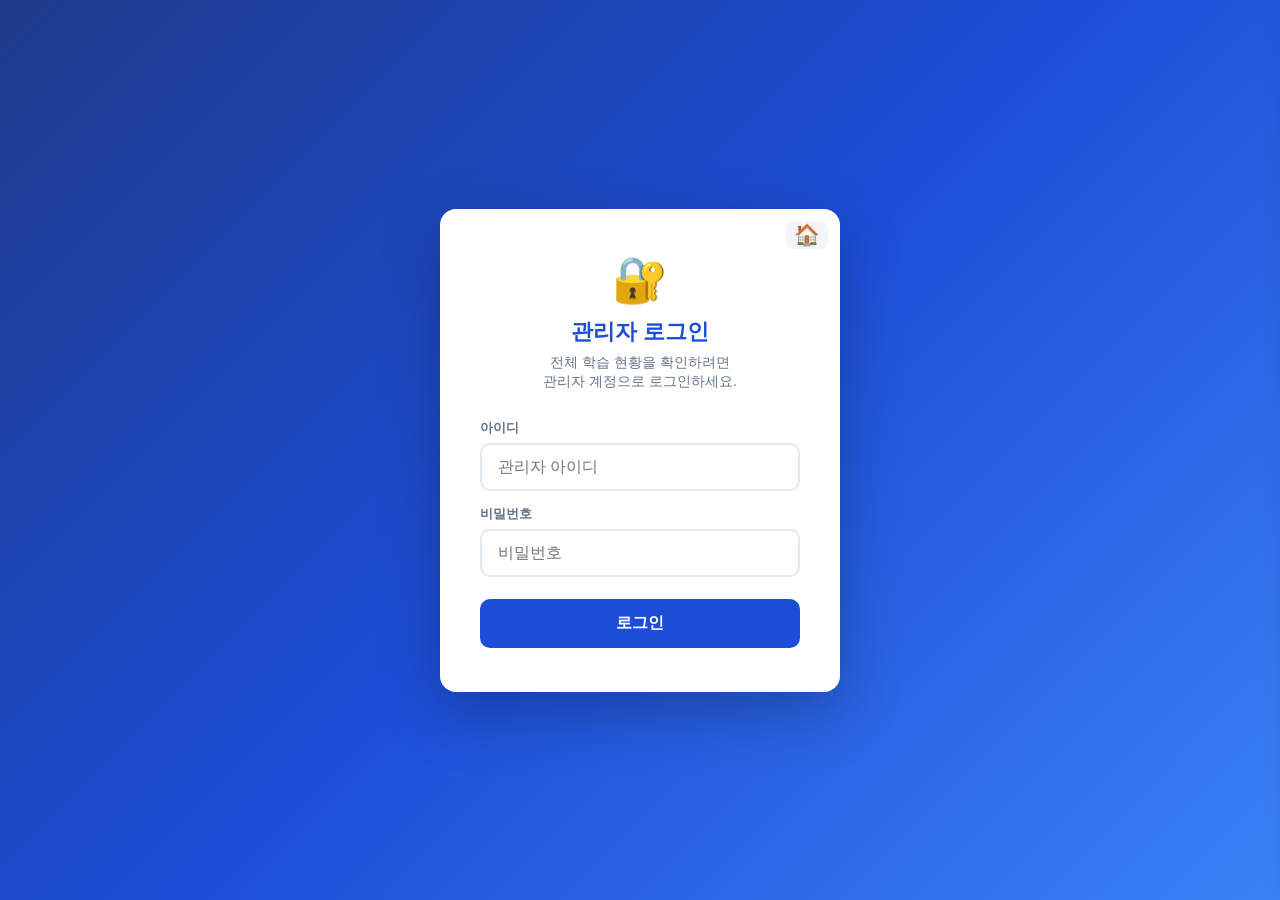
<file: admin.html>
<!DOCTYPE html>
<html lang="ko">
<head>
<meta charset="UTF-8">
<meta name="viewport" content="width=device-width, initial-scale=1.0">
<title>관리자 대시보드 | 꿈담길 × 에듀원탑AI × 배틀학습</title>
<link rel="stylesheet" href="quiz.css">
<style>
  * { box-sizing: border-box; margin: 0; padding: 0; }
  body { font-family: 'Malgun Gothic', '맑은 고딕', sans-serif; background: var(--qz-bg); color: var(--qz-text); min-height: 100vh; }

  /* 도넛 */
  .donut-ring { transition: stroke-dashoffset 1s cubic-bezier(.4,0,.2,1); }

  /* 순위 배지 */
  .rank-badge {
    display: inline-flex; align-items: center; justify-content: center;
    width: 26px; height: 26px; border-radius: 50%;
    font-size: 0.78rem; font-weight: 800;
  }
  .rank-1 { background: #fbbf24; color: #7c2d12; }
  .rank-2 { background: #94a3b8; color: #fff; }
  .rank-3 { background: #b45309; color: #fff; }
  .rank-n { background: #f1f5f9; color: var(--qz-muted); }

  /* 로그인 카드 홈 버튼 */
  .login-home-btn {
    position: absolute; top: 12px; right: 12px;
    font-size: 1.3rem; text-decoration: none;
    border-radius: 8px; padding: 4px 8px;
    background: #f1f5f9; transition: background 0.2s;
    line-height: 1;
  }
  .login-home-btn:hover { background: #e2e8f0; }

  /* 테이블 정렬 아이콘 */
  th[data-sort] { cursor: pointer; user-select: none; }
  th[data-sort]:hover { background: #1e3a8a; }
  th[data-sort]::after { content: ' ⇅'; opacity: .5; font-size: .7em; }
  th[data-sort].asc::after  { content: ' ↑'; opacity: 1; }
  th[data-sort].desc::after { content: ' ↓'; opacity: 1; }

  /* 사용자 상세 드로어 */
  #userDrawer {
    position: fixed; top: 0; right: -480px; width: 460px; max-width: 96vw;
    height: 100vh; background: #fff; box-shadow: -4px 0 32px rgba(0,0,0,.18);
    z-index: 9999; transition: right .3s cubic-bezier(.4,0,.2,1);
    display: flex; flex-direction: column;
  }
  #userDrawer.open { right: 0; }
  .drawer-header {
    padding: 20px 22px; background: linear-gradient(135deg, var(--qz-primary), #3b82f6);
    color: #fff; display: flex; align-items: center; justify-content: space-between;
    flex-shrink: 0;
  }
  .drawer-header h2 { font-size: 1.1rem; }
  .drawer-close { background: rgba(255,255,255,.2); border: none; color: #fff; width: 32px; height: 32px; border-radius: 50%; cursor: pointer; font-size: 1.1rem; }
  .drawer-body { padding: 20px; overflow-y: auto; flex: 1; }
  .drawer-kpi  { display: grid; grid-template-columns: repeat(3,1fr); gap: 10px; margin-bottom: 16px; }
  .drawer-kpi-item { background: #f8fafc; border-radius: 8px; padding: 12px 10px; text-align: center; }
  .drawer-kpi-item .kv { font-size: 1.2rem; font-weight: 800; color: var(--qz-primary); }
  .drawer-kpi-item .kl { font-size: 0.72rem; color: var(--qz-muted); margin-top: 2px; }

  .sect-progress { display: flex; flex-direction: column; gap: 8px; margin-bottom: 16px; }
  .sp-row { display: flex; align-items: center; gap: 8px; font-size: 0.82rem; }
  .sp-label { min-width: 54px; color: var(--qz-muted); font-weight: 600; }
  .sp-track { flex: 1; height: 8px; background: #f1f5f9; border-radius: 4px; overflow: hidden; }
  .sp-fill  { height: 100%; border-radius: 4px; }
  .sp-val   { min-width: 36px; font-weight: 700; font-size: 0.8rem; text-align: right; }

  .qa-mini  { display: flex; flex-direction: column; gap: 6px; }
  .qa-mini-item { background: #f8fafc; border-radius: 6px; padding: 8px 10px; font-size: 0.8rem; line-height: 1.45; }
  .qa-mini-q    { font-weight: 600; margin-bottom: 3px; }
  .qa-mini-row  { display: flex; gap: 6px; margin-top: 2px; }
  .qa-mini-row .label { color: var(--qz-muted); min-width: 44px; }

  /* 드로어 오버레이 */
  #drawerOverlay {
    display: none; position: fixed; inset: 0; background: rgba(0,0,0,.4); z-index: 9998;
  }
  #drawerOverlay.open { display: block; }

  @media(max-width:640px){
    .stats-dashboard { padding: 10px; }
    .stats-topbar    { padding: 12px 14px; flex-wrap: wrap; gap: 8px; }
    .stats-topbar h1 { font-size: 1rem; }
    .topbar-right    { gap: 8px; flex-wrap: wrap; }
    .stats-tabs      { overflow-x: auto; white-space: nowrap; -webkit-overflow-scrolling: touch; }
    .stats-tabs::-webkit-scrollbar { display: none; }
    .stats-tab       { font-size: 0.8rem; padding: 9px 14px; white-space: nowrap; flex-shrink: 0; }
    .stats-section-body { padding: 12px; }
    .stats-kpi-row   { gap: 8px; }
    .stats-kpi-card  { padding: 12px 10px; min-width: 0; }
    .kpi-v           { font-size: 1.5rem; }
    .kpi-l           { font-size: 0.72rem; }
    #kpiRow          { grid-template-columns: 1fr 1fr; gap: 8px; }
    .donut-wrap      { flex-direction: column; align-items: flex-start; gap: 14px; }
    table            { font-size: 0.78rem; }
    thead th, tbody td { padding: 8px 9px; }
    .user-chip       { font-size: 0.78rem; padding: 3px 10px; }
    #userDrawer      { width: 100%; max-width: 100%; right: -100%; }
    .stats-login-card { padding: 28px 18px; margin: 0 12px; }
    .mini-bar-track  { width: 56px; }
  }
</style>
</head>
<body class="stats-page">

<!-- ══════════════════════════════════════
     로그인 화면
     ══════════════════════════════════════ -->
<div class="stats-login-wrap" id="loginWrap">
  <div class="stats-login-card" style="position:relative;">
    <a href="index.html" class="login-home-btn" title="홈으로 이동">🏠</a>
    <div class="stats-login-logo">🔐</div>
    <h2>관리자 로그인</h2>
    <p>전체 학습 현황을 확인하려면<br>관리자 계정으로 로그인하세요.</p>

    <div class="stats-input-group">
      <label>아이디</label>
      <input id="inputId" type="text" placeholder="관리자 아이디" autocomplete="off">
    </div>
    <div class="stats-input-group">
      <label>비밀번호</label>
      <input id="inputPw" type="password" placeholder="비밀번호">
    </div>
    <button class="stats-login-btn" onclick="doLogin()">로그인</button>
    <div class="stats-login-err" id="loginErr">아이디 또는 비밀번호가 올바르지 않습니다.</div>
  </div>
</div>

<!-- ══════════════════════════════════════
     대시보드
     ══════════════════════════════════════ -->
<div id="dashboard" style="display:none">

  <!-- 헤더 -->
  <div class="stats-topbar">
    <div>
      <h1>🛠 관리자 대시보드</h1>
      <div class="topbar-sub" id="dashSubtitle">전체 학습 현황</div>
    </div>
    <div class="topbar-right">
      <span class="topbar-user">관리자</span>
      <button class="stats-logout-btn" onclick="doLogout()">로그아웃</button>
    </div>
  </div>

  <div class="stats-dashboard">

    <!-- 탭 -->
    <div class="stats-tabs">
      <button class="stats-tab active" onclick="switchTab('overview',this)">📊 전체 현황</button>
      <button class="stats-tab" onclick="switchTab('users',this)">👥 사용자 목록</button>
      <button class="stats-tab" onclick="switchTab('sections',this)">📚 섹션 분석</button>
      <button class="stats-tab" onclick="switchTab('questions',this)">❓ 문제 오답률</button>
    </div>

    <!-- ── 전체 현황 ── -->
    <div id="tab-overview" class="stats-tab-panel active">

      <div class="stats-kpi-row" id="kpiRow"></div>

      <div style="display:grid;grid-template-columns:1fr 1fr;gap:16px">
        <!-- 섹션별 평균 정답률 -->
        <div class="stats-section">
          <div class="stats-section-header"><h3>섹션별 평균 정답률</h3></div>
          <div class="stats-section-body">
            <div class="bar-chart" id="sectBarChart"></div>
          </div>
        </div>
        <!-- 결과 분포 도넛 -->
        <div class="stats-section">
          <div class="stats-section-header"><h3>퀴즈 결과 분포</h3></div>
          <div class="stats-section-body" id="donutWrap" style="display:flex;align-items:center;justify-content:center;min-height:160px"></div>
        </div>
      </div>

      <!-- 일별 방문 그래프 -->
      <div class="stats-section" style="margin-top:16px">
        <div class="stats-section-header">
          <h3>📅 일별 관리자 페이지 접속 현황 (최근 14일)</h3>
        </div>
        <div class="stats-section-body" id="visitChartWrap" style="min-height:60px"></div>
      </div>

      <!-- 최근 활동 -->
      <div class="stats-section" style="margin-top:16px">
        <div class="stats-section-header">
          <h3>최근 퀴즈 활동 (20건)</h3>
          <button class="export-btn" onclick="exportAll()">⬇ 전체 CSV</button>
        </div>
        <div class="admin-table-wrap">
          <table class="admin-table" id="recentTable">
            <thead><tr>
              <th>이름</th><th>섹션</th><th>정답</th><th>점수</th><th>결과</th><th>일시</th>
            </tr></thead>
            <tbody id="recentBody"></tbody>
          </table>
        </div>
      </div>
    </div>

    <!-- ── 사용자 목록 ── -->
    <div id="tab-users" class="stats-tab-panel">
      <div class="stats-section">
        <div class="stats-section-header">
          <h3>사용자별 성취 현황</h3>
          <div class="filter-row">
            <input id="filterName" type="text" placeholder="이름 검색" oninput="renderUsersTable()">
            <select id="sortKey" onchange="renderUsersTable()">
              <option value="name">이름순</option>
              <option value="accuracy">정답률순</option>
              <option value="score">점수순</option>
              <option value="sessions">참여횟수순</option>
            </select>
          </div>
        </div>
        <div class="admin-table-wrap">
          <table class="admin-table" id="usersTable">
            <thead><tr>
              <th>순위</th>
              <th data-sort="name">이름</th>
              <th data-sort="sessions">참여</th>
              <th data-sort="accuracy">정답률</th>
              <th data-sort="score">점수</th>
              <th>완료 섹션</th>
              <th>마지막 활동</th>
              <th>상세</th>
            </tr></thead>
            <tbody id="usersBody"></tbody>
          </table>
        </div>
      </div>
    </div>

    <!-- ── 섹션 분석 ── -->
    <div id="tab-sections" class="stats-tab-panel">
      <div class="stats-kpi-row" id="sectKpiRow"></div>
      <div class="stats-section">
        <div class="stats-section-header"><h3>섹션별 상세 통계</h3></div>
        <div class="admin-table-wrap">
          <table class="admin-table" id="sectTable">
            <thead><tr>
              <th>섹션</th><th>참여자 수</th><th>총 시도</th>
              <th>평균 정답률</th><th>통과율</th><th>재시청율</th><th>평균 점수</th>
            </tr></thead>
            <tbody id="sectBody"></tbody>
          </table>
        </div>
      </div>
    </div>

    <!-- ── 문제 오답률 ── -->
    <div id="tab-questions" class="stats-tab-panel">
      <div class="stats-section">
        <div class="stats-section-header">
          <h3>문제별 오답률 (많이 틀린 순)</h3>
          <select id="sectFilter" onchange="renderQuestionsTable()">
            <option value="">전체 섹션</option>
          </select>
        </div>
        <div class="admin-table-wrap">
          <table class="admin-table" id="questTable">
            <thead><tr>
              <th>#</th><th>섹션</th><th>문제</th>
              <th>출제 횟수</th><th>오답률</th><th>평균 풀이 시간</th>
            </tr></thead>
            <tbody id="questBody"></tbody>
          </table>
        </div>
      </div>
    </div>

  </div><!-- /stats-dashboard -->
</div><!-- /dashboard -->

<!-- 사용자 상세 드로어 -->
<div id="drawerOverlay" onclick="closeDrawer()"></div>
<div id="userDrawer">
  <div class="drawer-header">
    <h2 id="drawerTitle">사용자 상세</h2>
    <button class="drawer-close" onclick="closeDrawer()">✕</button>
  </div>
  <div class="drawer-body" id="drawerBody"></div>
</div>

<script src="quiz-data.js"></script>
<script>
'use strict';

/* ══════════════════════════════════════
   0. 방문 카운터 (로그인 여부 무관, 페이지 열릴 때 기록)
   ══════════════════════════════════════ */
(function recordVisit() {
  const today = new Date().toISOString().slice(0, 10);
  let log = {};
  try { log = JSON.parse(localStorage.getItem('admin_visit_log') || '{}'); } catch {}
  log.total = (log.total || 0) + 1;
  if (!log.dates) log.dates = {};
  log.dates[today] = (log.dates[today] || 0) + 1;
  // 최근 365일만 보관
  const kept = {};
  Object.keys(log.dates).sort().slice(-365).forEach(d => { kept[d] = log.dates[d]; });
  log.dates = kept;
  localStorage.setItem('admin_visit_log', JSON.stringify(log));
})();

function getVisitLog() {
  try { return JSON.parse(localStorage.getItem('admin_visit_log') || '{}'); } catch { return {}; }
}

/* ══════════════════════════════════════
   1. 인증
   ══════════════════════════════════════ */
const ADMIN_ID = 'yyyy';
const ADMIN_PW = 'sksms9900';

function doLogin() {
  const id = document.getElementById('inputId').value.trim();
  const pw = document.getElementById('inputPw').value;
  if (id === ADMIN_ID && pw === ADMIN_PW) {
    sessionStorage.setItem('admin_auth', '1');
    document.getElementById('loginWrap').style.display = 'none';
    document.getElementById('dashboard').style.display  = 'block';
    initDashboard();
  } else {
    document.getElementById('loginErr').classList.add('active');
  }
}

function doLogout() {
  sessionStorage.removeItem('admin_auth');
  location.reload();
}

document.getElementById('inputPw').addEventListener('keydown', e => {
  if (e.key === 'Enter') doLogin();
});

/* 세션 유지 */
if (sessionStorage.getItem('admin_auth') === '1') {
  document.getElementById('loginWrap').style.display = 'none';
  document.getElementById('dashboard').style.display  = 'block';
  document.addEventListener('DOMContentLoaded', initDashboard);
}

/* ══════════════════════════════════════
   2. 데이터 수집: localStorage 전체 스캔
   ══════════════════════════════════════ */
function collectAllData() {
  const allRecords = [];
  const userMap    = {}; // name → [records]

  for (let i = 0; i < localStorage.length; i++) {
    const key = localStorage.key(i);
    if (!key.startsWith('quiz_results_')) continue;
    const name = key.replace('quiz_results_', '');
    if (!name) continue;
    try {
      const recs = JSON.parse(localStorage.getItem(key) || '[]');
      recs.forEach(r => { r.userName = r.userName || name; allRecords.push(r); });
      if (recs.length) userMap[name] = recs;
    } catch {}
  }

  allRecords.sort((a,b) => new Date(b.timestamp) - new Date(a.timestamp));
  return { allRecords, userMap };
}

/* ══════════════════════════════════════
   3. 유틸
   ══════════════════════════════════════ */
const SECT_COLORS = ['#3b82f6','#f59e0b','#10b981','#8b5cf6','#ec4899','#0ea5e9'];
const SECT_NAMES  = QUIZ_DATA.sections.map(s => s.ko.replace(/^섹션 \d+: /,''));

function pctColor(p) { return p >= 70 ? '#16a34a' : p >= 40 ? '#d97706' : '#dc2626'; }
function pctClass(p) { return p >= 70 ? 'success' : p >= 40 ? 'warning' : 'danger'; }
function fmtDate(iso) {
  const d = new Date(iso);
  return `${d.getFullYear()}.${pad(d.getMonth()+1)}.${pad(d.getDate())} ${pad(d.getHours())}:${pad(d.getMinutes())}`;
}
function pad(n) { return String(n).padStart(2,'0'); }
function fmtTime(ms) { const s = Math.round(ms/1000); return s < 60 ? s+'초' : Math.floor(s/60)+'분 '+(s%60)+'초'; }
function resultIcon(r) { return r.correct === r.total ? '✅' : r.correct > 0 ? '⚠️' : '❌'; }

function donutSVG(pct, color, label, size=100) {
  const r = 35, cx = 45, cy = 45, circ = 2*Math.PI*r;
  const dash = (pct/100)*circ;
  return `<svg width="${size}" height="${size}" viewBox="0 0 90 90">
    <circle cx="${cx}" cy="${cy}" r="${r}" fill="none" stroke="#e2e8f0" stroke-width="10"/>
    <circle cx="${cx}" cy="${cy}" r="${r}" fill="none" stroke="${color}" stroke-width="10"
      stroke-dasharray="${dash} ${circ-dash}" stroke-dashoffset="${circ*0.25}"
      stroke-linecap="round" class="donut-ring"/>
    <text x="${cx}" y="${cy-6}" text-anchor="middle" dominant-baseline="central"
      font-size="13" font-weight="800" fill="${color}">${pct}%</text>
    <text x="${cx}" y="${cy+9}" text-anchor="middle" dominant-baseline="central"
      font-size="8" fill="#64748b">${label}</text>
  </svg>`;
}

function miniBarHTML(pct, color) {
  return `<div class="mini-bar-wrap">
    <div class="mini-bar-track">
      <div class="mini-bar-fill ${pct>=70?'':'pct<40?\'low\':\'mid\''}" style="width:${pct}%;background:${color}"></div>
    </div>
    <span style="font-size:.8rem;font-weight:700;color:${color}">${pct}%</span>
  </div>`;
}

/* ══════════════════════════════════════
   4. 대시보드 초기화
   ══════════════════════════════════════ */
let _data = null;

function initDashboard() {
  _data = collectAllData();
  const { allRecords, userMap } = _data;
  const userCount = Object.keys(userMap).length;

  document.getElementById('dashSubtitle').textContent =
    `참여자 ${userCount}명 · 총 ${allRecords.length}회 퀴즈 기록`;

  renderOverview();
  renderUsersTable();
  renderSectionsTab();
  renderQuestionsTable();
  populateSectFilter();
}

/* ══════════════════════════════════════
   5. 전체 현황 탭
   ══════════════════════════════════════ */
function renderOverview() {
  const { allRecords, userMap } = _data;
  const userCount  = Object.keys(userMap).length;
  const totalSess  = allRecords.length;
  const totalQ     = allRecords.reduce((s,r) => s+r.total,   0);
  const totalC     = allRecords.reduce((s,r) => s+r.correct, 0);
  const accuracy   = totalQ ? Math.round((totalC/totalQ)*100) : 0;
  const passCount  = allRecords.filter(r => r.correct === r.total).length;
  const passRate   = totalSess ? Math.round((passCount/totalSess)*100) : 0;
  const totalScore = allRecords.reduce((s,r) => s+r.score, 0);
  const totalMax   = allRecords.reduce((s,r) => s+r.maxScore, 0);

  /* 방문 통계 */
  const vLog      = getVisitLog();
  const todayStr  = new Date().toISOString().slice(0, 10);
  const todayHits = (vLog.dates && vLog.dates[todayStr]) || 0;
  const totalHits = vLog.total || 0;

  /* KPI */
  document.getElementById('kpiRow').innerHTML = `
    <div class="stats-kpi-card" style="border-left-color:#8b5cf6">
      <div class="kpi-l">오늘 접속</div>
      <div class="kpi-v" style="color:#8b5cf6">${todayHits}</div>
      <div class="kpi-u">총 ${totalHits}회 방문</div>
    </div>
    <div class="stats-kpi-card"><div class="kpi-l">총 참여자</div><div class="kpi-v">${userCount}</div><div class="kpi-u">명</div></div>
    <div class="stats-kpi-card"><div class="kpi-l">총 퀴즈 참여</div><div class="kpi-v">${totalSess}</div><div class="kpi-u">회</div></div>
    <div class="stats-kpi-card ${pctClass(accuracy)}"><div class="kpi-l">평균 정답률</div><div class="kpi-v" style="color:${pctColor(accuracy)}">${accuracy}%</div></div>
    <div class="stats-kpi-card success"><div class="kpi-l">통과율</div><div class="kpi-v" style="color:var(--qz-success)">${passRate}%</div><div class="kpi-u">${passCount}/${totalSess}</div></div>
    <div class="stats-kpi-card"><div class="kpi-l">총 획득 점수</div><div class="kpi-v" style="color:var(--qz-primary)">${totalScore}</div><div class="kpi-u">/ ${totalMax}점</div></div>
  `;

  /* 일별 방문 그래프 (최근 14일) */
  const visitDates = Object.keys(vLog.dates || {}).sort().slice(-14);
  const maxHits    = Math.max(...visitDates.map(d => vLog.dates[d]), 1);
  document.getElementById('visitChartWrap').innerHTML = visitDates.length ? `
    <div style="display:flex;align-items:flex-end;gap:6px;height:80px;padding-top:8px">
      ${visitDates.map(d => {
        const cnt = vLog.dates[d];
        const pct = Math.round((cnt / maxHits) * 100);
        const isToday = d === todayStr;
        return `<div style="flex:1;display:flex;flex-direction:column;align-items:center;gap:4px;min-width:0">
          <span style="font-size:.65rem;font-weight:700;color:${isToday?'#8b5cf6':'var(--qz-muted)'}">${cnt}</span>
          <div style="width:100%;height:${pct}%;min-height:4px;border-radius:3px 3px 0 0;
            background:${isToday?'#8b5cf6':'#c4b5fd'};transition:height .6s ease"></div>
          <span style="font-size:.6rem;color:var(--qz-muted);white-space:nowrap">${d.slice(5)}</span>
        </div>`;
      }).join('')}
    </div>` : '<p style="color:var(--qz-muted);font-size:.85rem;text-align:center;padding:20px">방문 기록 없음</p>';

  /* 섹션별 막대 */
  const sectAcc = Array(6).fill(null).map(() => ({c:0,t:0}));
  allRecords.forEach(r => {
    const si = r.sectionIdx;
    if (si >= 0 && si < 6) { sectAcc[si].c += r.correct; sectAcc[si].t += r.total; }
  });
  document.getElementById('sectBarChart').innerHTML = sectAcc.map((s,i) => {
    const pct = s.t ? Math.round((s.c/s.t)*100) : null;
    return `<div class="bar-row">
      <span class="bar-label" style="color:${SECT_COLORS[i]};font-weight:700">S${i+1}</span>
      <div class="bar-track">
        <div class="bar-fill" style="width:${pct??0}%;background:${pct!==null?pctColor(pct):'#e2e8f0'}"></div>
      </div>
      <span class="bar-val">${pct!==null?pct+'%':'–'}</span>
    </div>`;
  }).join('');

  /* 결과 분포 도넛 3개 */
  const retryCount = allRecords.filter(r => r.correct === 0).length;
  const warnCount  = allRecords.filter(r => r.correct > 0 && r.correct < r.total).length;
  document.getElementById('donutWrap').innerHTML = `
    <div style="display:flex;gap:20px;flex-wrap:wrap;justify-content:center;align-items:center">
      ${donutSVG(passRate, '#16a34a', '통과')}
      ${donutSVG(totalSess?Math.round((warnCount/totalSess)*100):0, '#d97706', '경고')}
      ${donutSVG(totalSess?Math.round((retryCount/totalSess)*100):0, '#dc2626', '재시청')}
    </div>
    <div style="display:flex;gap:12px;flex-wrap:wrap;margin-top:8px;font-size:.8rem">
      <span style="color:#16a34a;font-weight:700">✅ 통과 ${passCount}회</span>
      <span style="color:#d97706;font-weight:700">⚠️ 경고 ${warnCount}회</span>
      <span style="color:#dc2626;font-weight:700">❌ 재시청 ${retryCount}회</span>
    </div>`;

  /* 최근 활동 */
  const recent = allRecords.slice(0, 20);
  document.getElementById('recentBody').innerHTML = recent.map(r => `
    <tr>
      <td><div class="user-chip"><div class="user-avatar">${r.userName.charAt(0)}</div>${r.userName}</div></td>
      <td style="white-space:nowrap;font-size:.8rem">${r.sectionName}</td>
      <td>${r.correct}/${r.total}</td>
      <td><span class="badge badge-score">${r.score}점</span></td>
      <td>${resultIcon(r)}</td>
      <td style="white-space:nowrap;font-size:.78rem;color:var(--qz-muted)">${fmtDate(r.timestamp)}</td>
    </tr>`).join('');
}

/* ══════════════════════════════════════
   6. 사용자 목록 탭
   ══════════════════════════════════════ */
function buildUserStats() {
  const { allRecords, userMap } = _data;
  return Object.entries(userMap).map(([name, recs]) => {
    const totalQ    = recs.reduce((s,r) => s+r.total,   0);
    const totalC    = recs.reduce((s,r) => s+r.correct, 0);
    const score     = recs.reduce((s,r) => s+r.score,   0);
    const maxScore  = recs.reduce((s,r) => s+r.maxScore, 0);
    const accuracy  = totalQ ? Math.round((totalC/totalQ)*100) : 0;
    const sections  = [...new Set(recs.map(r => r.sectionIdx))].length;
    const lastTime  = recs.reduce((mx,r) => r.timestamp > mx ? r.timestamp : mx, '');
    return { name, sessions: recs.length, totalQ, totalC, score, maxScore, accuracy, sections, lastTime };
  });
}

let _sortCol = 'accuracy', _sortAsc = false;

function renderUsersTable() {
  const filter = (document.getElementById('filterName').value || '').toLowerCase();
  const sortK  = document.getElementById('sortKey').value;
  let stats    = buildUserStats().filter(u => u.name.toLowerCase().includes(filter));

  stats.sort((a,b) => {
    if (sortK === 'name')     return a.name.localeCompare(b.name);
    if (sortK === 'accuracy') return b.accuracy - a.accuracy;
    if (sortK === 'score')    return b.score - a.score;
    if (sortK === 'sessions') return b.sessions - a.sessions;
    return 0;
  });

  document.getElementById('usersBody').innerHTML = stats.map((u,i) => {
    const rankCls = i===0?'rank-1':i===1?'rank-2':i===2?'rank-3':'rank-n';
    const color   = pctColor(u.accuracy);
    return `
      <tr>
        <td><span class="rank-badge ${rankCls}">${i+1}</span></td>
        <td><div class="user-chip"><div class="user-avatar">${u.name.charAt(0)}</div>${u.name}</div></td>
        <td>${u.sessions}회</td>
        <td>
          <div class="mini-bar-wrap">
            <div class="mini-bar-track"><div class="mini-bar-fill" style="width:${u.accuracy}%;background:${color}"></div></div>
            <span style="font-size:.8rem;font-weight:700;color:${color}">${u.accuracy}%</span>
          </div>
        </td>
        <td><span class="badge badge-score">${u.score}점</span></td>
        <td>
          <div style="display:flex;gap:3px">
            ${Array(6).fill(0).map((_,si) => {
              const hasSect = _data.userMap[u.name].some(r => r.sectionIdx === si);
              return `<span style="font-size:.9rem">${hasSect?'✅':'⬜'}</span>`;
            }).join('')}
          </div>
        </td>
        <td style="font-size:.78rem;color:var(--qz-muted);white-space:nowrap">${u.lastTime ? fmtDate(u.lastTime) : '–'}</td>
        <td><button onclick="openDrawer('${u.name}')" style="padding:5px 10px;background:var(--qz-primary);color:#fff;border:none;border-radius:6px;cursor:pointer;font-size:.78rem;font-weight:700">상세</button></td>
      </tr>`;
  }).join('') || '<tr><td colspan="8" style="text-align:center;color:var(--qz-muted);padding:24px">검색 결과 없음</td></tr>';
}

/* ══════════════════════════════════════
   7. 섹션 분석 탭
   ══════════════════════════════════════ */
function renderSectionsTab() {
  const { allRecords, userMap } = _data;
  const sectStats = Array(6).fill(null).map(() => ({
    users: new Set(), sessions:0, correct:0, total:0, score:0, maxScore:0, pass:0, retry:0
  }));

  allRecords.forEach(r => {
    const si = r.sectionIdx;
    if (si < 0 || si >= 6) return;
    const s = sectStats[si];
    s.users.add(r.userName);
    s.sessions++;
    s.correct  += r.correct;
    s.total    += r.total;
    s.score    += r.score;
    s.maxScore += r.maxScore;
    if (r.correct === r.total) s.pass++;
    if (r.correct === 0)       s.retry++;
  });

  /* KPI */
  const mostTried = sectStats.reduce((mx,s,i) => s.sessions>sectStats[mx].sessions?i:mx, 0);
  const hardest   = sectStats.reduce((mx,s,i) => {
    const pct  = s.total ? (s.correct/s.total) : 1;
    const mpct = sectStats[mx].total ? (sectStats[mx].correct/sectStats[mx].total) : 1;
    return pct < mpct ? i : mx;
  }, 0);
  const totalParticipants = Object.keys(userMap).length;

  document.getElementById('sectKpiRow').innerHTML = `
    <div class="stats-kpi-card"><div class="kpi-l">총 섹션 시도</div><div class="kpi-v">${allRecords.length}</div></div>
    <div class="stats-kpi-card warning"><div class="kpi-l">가장 어려운 섹션</div><div class="kpi-v" style="font-size:1rem">S${hardest+1}</div><div class="kpi-u">${SECT_NAMES[hardest]}</div></div>
    <div class="stats-kpi-card"><div class="kpi-l">가장 많이 시도</div><div class="kpi-v" style="font-size:1rem">S${mostTried+1}</div><div class="kpi-u">${sectStats[mostTried].sessions}회</div></div>
  `;

  /* 테이블 */
  document.getElementById('sectBody').innerHTML = sectStats.map((s,i) => {
    const avgAcc  = s.total   ? Math.round((s.correct/s.total)*100) : null;
    const passR   = s.sessions? Math.round((s.pass/s.sessions)*100) : null;
    const retryR  = s.sessions? Math.round((s.retry/s.sessions)*100): null;
    const avgScore= s.sessions? Math.round(s.score/s.sessions) : null;
    const color   = avgAcc !== null ? pctColor(avgAcc) : '#94a3b8';
    return `
      <tr>
        <td><span style="font-weight:700;color:${SECT_COLORS[i]}">S${i+1}</span> ${SECT_NAMES[i]}</td>
        <td>${s.users.size}명</td>
        <td>${s.sessions}회</td>
        <td>
          <div class="mini-bar-wrap">
            <div class="mini-bar-track"><div class="mini-bar-fill" style="width:${avgAcc??0}%;background:${color}"></div></div>
            <span style="font-size:.8rem;font-weight:700;color:${color}">${avgAcc!==null?avgAcc+'%':'–'}</span>
          </div>
        </td>
        <td><span style="font-weight:700;color:#16a34a">${passR!==null?passR+'%':'–'}</span></td>
        <td><span style="font-weight:700;color:#dc2626">${retryR!==null?retryR+'%':'–'}</span></td>
        <td>${avgScore!==null?avgScore+'점':'–'}</td>
      </tr>`;
  }).join('');
}

/* ══════════════════════════════════════
   8. 문제 오답률 탭
   ══════════════════════════════════════ */
function populateSectFilter() {
  const sel = document.getElementById('sectFilter');
  QUIZ_DATA.sections.forEach((s,i) => {
    const opt = document.createElement('option');
    opt.value = i; opt.textContent = `S${i+1}: ${SECT_NAMES[i]}`;
    sel.appendChild(opt);
  });
}

function renderQuestionsTable() {
  const { allRecords } = _data;
  const filterSect = document.getElementById('sectFilter').value;

  // 문제별 집계
  const qMap = {}; // qIdx → { question, sectionIdx, sectionName, total, wrong, totalElapsed }
  allRecords.forEach(r => {
    if (filterSect !== '' && r.sectionIdx !== Number(filterSect)) return;
    r.details.forEach(d => {
      if (!qMap[d.qIdx]) qMap[d.qIdx] = {
        question: d.question, sectionIdx: r.sectionIdx, sectionName: r.sectionName,
        total: 0, wrong: 0, totalElapsed: 0
      };
      const q = qMap[d.qIdx];
      q.total++;
      if (!d.isCorrect) q.wrong++;
      q.totalElapsed += (d.elapsed || 0);
    });
  });

  const rows = Object.entries(qMap)
    .map(([qi, q]) => ({ ...q, qIdx: Number(qi), wrongRate: q.total ? Math.round((q.wrong/q.total)*100) : 0 }))
    .sort((a,b) => b.wrongRate - a.wrongRate);

  document.getElementById('questBody').innerHTML = rows.map((q,i) => {
    const color = pctColor(100 - q.wrongRate);
    return `
      <tr>
        <td>${i+1}</td>
        <td style="white-space:nowrap;font-size:.8rem"><span style="color:${SECT_COLORS[q.sectionIdx]};font-weight:700">S${q.sectionIdx+1}</span></td>
        <td style="max-width:260px;font-size:.82rem;line-height:1.4">${q.question}</td>
        <td>${q.total}회</td>
        <td>
          <div class="mini-bar-wrap">
            <div class="mini-bar-track"><div class="mini-bar-fill" style="width:${q.wrongRate}%;background:#dc2626"></div></div>
            <span style="font-size:.8rem;font-weight:700;color:#dc2626">${q.wrongRate}%</span>
          </div>
        </td>
        <td>${fmtTime(q.total ? Math.round(q.totalElapsed/q.total) : 0)}</td>
      </tr>`;
  }).join('') || '<tr><td colspan="6" style="text-align:center;color:var(--qz-muted);padding:24px">데이터 없음</td></tr>';
}

/* ══════════════════════════════════════
   9. 사용자 상세 드로어
   ══════════════════════════════════════ */
function openDrawer(name) {
  const recs = _data.userMap[name] || [];
  const totalQ   = recs.reduce((s,r) => s+r.total,   0);
  const totalC   = recs.reduce((s,r) => s+r.correct, 0);
  const score    = recs.reduce((s,r) => s+r.score,   0);
  const maxScore = recs.reduce((s,r) => s+r.maxScore, 0);
  const accuracy = totalQ ? Math.round((totalC/totalQ)*100) : 0;
  const passCount= recs.filter(r => r.correct===r.total).length;

  const sectAcc = Array(6).fill(null).map(()=>({c:0,t:0}));
  recs.forEach(r => {
    if (r.sectionIdx>=0 && r.sectionIdx<6) {
      sectAcc[r.sectionIdx].c += r.correct;
      sectAcc[r.sectionIdx].t += r.total;
    }
  });

  document.getElementById('drawerTitle').textContent = `📊 ${name}`;
  document.getElementById('drawerBody').innerHTML = `
    <div class="drawer-kpi">
      <div class="drawer-kpi-item"><div class="kv" style="color:${pctColor(accuracy)}">${accuracy}%</div><div class="kl">정답률</div></div>
      <div class="drawer-kpi-item"><div class="kv" style="color:var(--qz-primary)">${score}점</div><div class="kl">/ ${maxScore}점</div></div>
      <div class="drawer-kpi-item"><div class="kv" style="color:var(--qz-success)">${passCount}</div><div class="kl">통과 횟수</div></div>
    </div>

    <div style="font-size:.85rem;font-weight:700;margin-bottom:8px;color:var(--qz-muted)">섹션별 정답률</div>
    <div class="sect-progress">
      ${sectAcc.map((s,i) => {
        const pct = s.t ? Math.round((s.c/s.t)*100) : null;
        const col = pct!==null ? pctColor(pct) : '#e2e8f0';
        return `<div class="sp-row">
          <span class="sp-label" style="color:${SECT_COLORS[i]}">S${i+1}</span>
          <div class="sp-track"><div class="sp-fill" style="width:${pct??0}%;background:${col}"></div></div>
          <span class="sp-val" style="color:${col}">${pct!==null?pct+'%':'–'}</span>
        </div>`;
      }).join('')}
    </div>

    <div style="font-size:.85rem;font-weight:700;margin-bottom:8px;color:var(--qz-muted)">최근 퀴즈 기록</div>
    <div class="qa-mini">
      ${[...recs].reverse().slice(0,10).flatMap(r =>
        r.details.map(d => `
          <div class="qa-mini-item">
            <div class="qa-mini-q">${d.isCorrect?'✅':'❌'} ${d.question}</div>
            <div class="qa-mini-row">
              <span class="label">내 답</span>
              <span style="color:${d.isCorrect?'var(--qz-success)':'var(--qz-danger)'};font-weight:700">${d.userAns}</span>
            </div>
            ${!d.isCorrect?`<div class="qa-mini-row"><span class="label">정답</span><span>${d.correctAns}</span></div>`:''}
            <div class="qa-mini-row"><span class="label">풀이</span><span style="color:var(--qz-muted)">${fmtTime(d.elapsed||0)} · ${fmtDate(r.timestamp)}</span></div>
          </div>`)
      ).join('')}
    </div>

    <div style="margin-top:16px">
      <a href="my-results.html?name=${encodeURIComponent(name)}" target="_blank"
        style="display:inline-block;padding:10px 18px;background:var(--qz-primary);color:#fff;border-radius:8px;font-weight:700;font-size:.88rem;text-decoration:none">
        📈 전체 결과 페이지 열기
      </a>
    </div>`;

  document.getElementById('userDrawer').classList.add('open');
  document.getElementById('drawerOverlay').classList.add('open');
}

function closeDrawer() {
  document.getElementById('userDrawer').classList.remove('open');
  document.getElementById('drawerOverlay').classList.remove('open');
}

/* ══════════════════════════════════════
   10. 탭 전환
   ══════════════════════════════════════ */
function switchTab(id, btn) {
  document.querySelectorAll('.stats-tab-panel').forEach(p => p.classList.remove('active'));
  document.querySelectorAll('.stats-tab').forEach(b => b.classList.remove('active'));
  const panel = document.getElementById('tab-' + id);
  if (panel) panel.classList.add('active');
  if (btn) btn.classList.add('active');
}

/* ══════════════════════════════════════
   11. 전체 CSV 내보내기
   ══════════════════════════════════════ */
function exportAll() {
  const { allRecords } = _data;
  const rows = [['이름','섹션','문제','내답','정답','정오','점수','선다수','풀이시간(초)','일시']];
  allRecords.forEach(r =>
    r.details.forEach(d =>
      rows.push([r.userName, r.sectionName, d.question, d.userAns, d.correctAns,
        d.isCorrect?'정답':'오답', d.pts, d.choiceCnt,
        Math.round((d.elapsed||0)/1000), r.timestamp])
    )
  );
  const csv  = rows.map(r => r.map(c => `"${String(c).replace(/"/g,'""')}"`).join(',')).join('\n');
  const blob = new Blob(['﻿'+csv], { type: 'text/csv;charset=utf-8' });
  const a    = Object.assign(document.createElement('a'),
    { href: URL.createObjectURL(blob), download: `admin_all_results_${new Date().toISOString().slice(0,10)}.csv` });
  a.click();
}
</script>
</body>
</html>
</file>
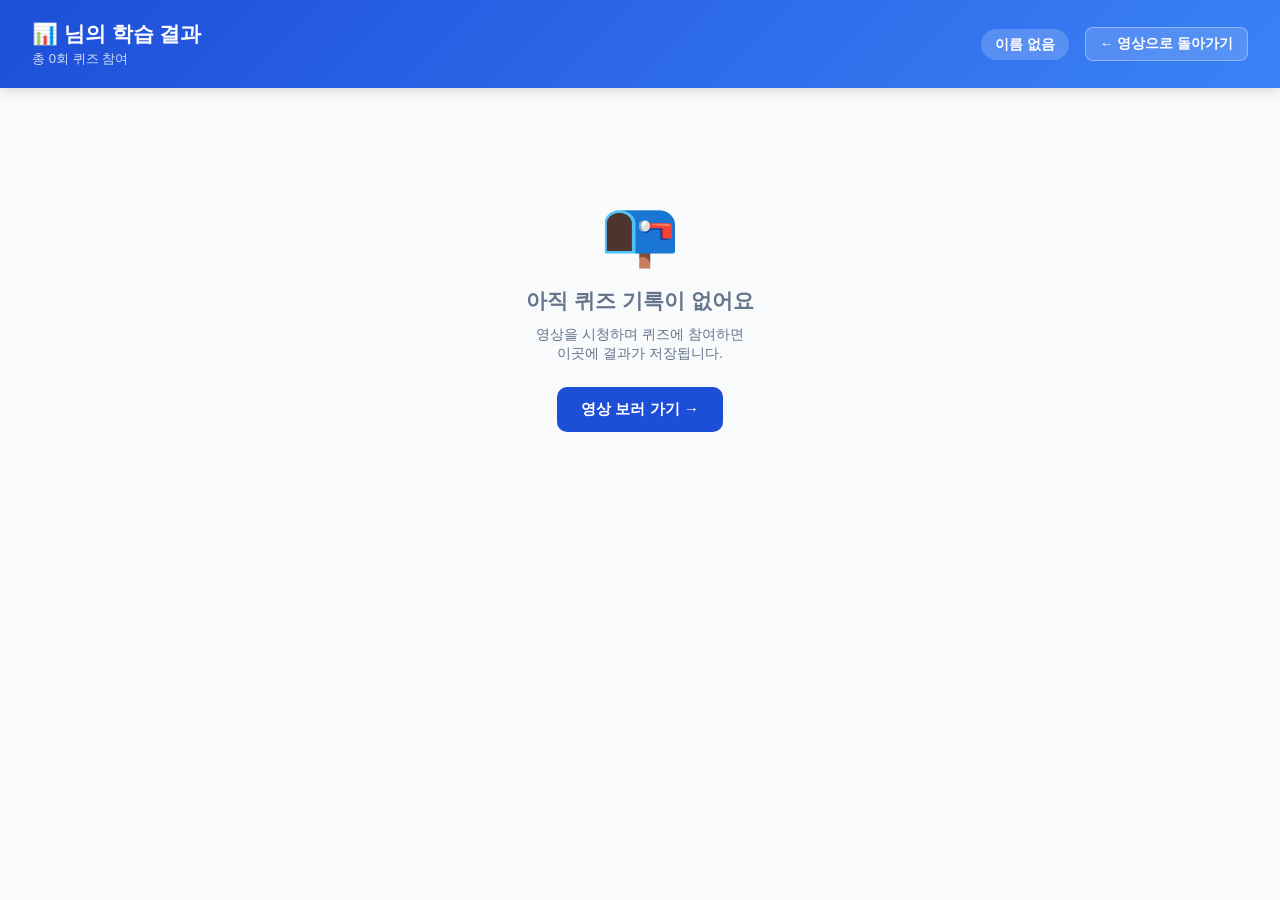
<file: my-results.html>
<!DOCTYPE html>
<html lang="ko">
<head>
<meta charset="UTF-8">
<meta name="viewport" content="width=device-width, initial-scale=1.0">
<title>내 학습 결과 | 꿈담길 × 에듀원탑AI × 배틀학습</title>
<link rel="stylesheet" href="quiz.css">
<style>
  * { box-sizing: border-box; margin: 0; padding: 0; }
  body { font-family: 'Malgun Gothic', '맑은 고딕', sans-serif; background: var(--qz-bg); color: var(--qz-text); min-height: 100vh; }

  /* 도넛 애니메이션 */
  .donut-ring { transition: stroke-dashoffset 1s cubic-bezier(.4,0,.2,1); }

  /* 빈 상태 */
  .empty-state {
    text-align: center; padding: 80px 24px;
  }
  .empty-state .empty-icon { font-size: 4rem; margin-bottom: 16px; }
  .empty-state h2 { font-size: 1.3rem; font-weight: 700; color: var(--qz-muted); margin-bottom: 10px; }
  .empty-state p  { font-size: 0.9rem; color: var(--qz-muted); margin-bottom: 24px; }
  .empty-state a  {
    display: inline-block; padding: 12px 24px;
    background: var(--qz-primary); color: #fff; border-radius: 10px;
    font-weight: 700; text-decoration: none; font-size: 0.95rem;
  }

  /* 타임라인 */
  .timeline { display: flex; flex-direction: column; gap: 0; }
  .tl-item  { display: flex; gap: 16px; }
  .tl-line  { display: flex; flex-direction: column; align-items: center; }
  .tl-dot   { width: 14px; height: 14px; border-radius: 50%; flex-shrink: 0; margin-top: 4px; }
  .tl-vert  { flex: 1; width: 2px; background: var(--qz-border); margin: 4px 0; }
  .tl-item:last-child .tl-vert { display: none; }
  .tl-body  { padding-bottom: 20px; flex: 1; }
  .tl-title { font-size: 0.9rem; font-weight: 700; margin-bottom: 4px; }
  .tl-meta  { font-size: 0.78rem; color: var(--qz-muted); margin-bottom: 8px; }
  .tl-chips { display: flex; gap: 6px; flex-wrap: wrap; }
  .tl-chip  {
    padding: 3px 10px; border-radius: 20px; font-size: 0.75rem; font-weight: 700;
  }
  .chip-pass   { background: #dcfce7; color: #166534; }
  .chip-warn   { background: #fef3c7; color: #92400e; }
  .chip-fail   { background: #fee2e2; color: #991b1b; }
  .chip-score  { background: #dbeafe; color: #1e40af; }

  /* 섹션 카드 그리드 */
  .sect-grid { display: grid; grid-template-columns: repeat(auto-fit, minmax(260px,1fr)); gap: 16px; }
  .sect-card { background: var(--qz-card); border-radius: 12px; box-shadow: 0 1px 6px rgba(0,0,0,.07); overflow: hidden; }
  .sect-card-top { padding: 14px 18px; display: flex; align-items: center; gap: 10px; }
  .sect-card-body { padding: 14px 18px; border-top: 1px solid var(--qz-border); }
  .sect-num { width: 32px; height: 32px; border-radius: 50%; display: flex; align-items: center; justify-content: center; font-weight: 800; font-size: 0.85rem; color: #fff; flex-shrink: 0; }
  .sect-name { font-size: 0.88rem; font-weight: 700; }
  .sect-status { margin-left: auto; font-size: 1.2rem; }
  .sect-stat-row { display: flex; justify-content: space-between; font-size: 0.82rem; margin-bottom: 6px; }
  .sect-stat-row .label { color: var(--qz-muted); }
  .sect-stat-row .val   { font-weight: 700; }
  .sect-mini-bar { height: 6px; background: #f1f5f9; border-radius: 3px; overflow: hidden; margin-top: 8px; }
  .sect-mini-fill { height: 100%; border-radius: 3px; transition: width .8s ease; }

  /* 문제별 아코디언 */
  .qa-list { display: flex; flex-direction: column; gap: 10px; }
  .qa-item { background: var(--qz-card); border-radius: 10px; box-shadow: 0 1px 4px rgba(0,0,0,.06); overflow: hidden; }
  .qa-head {
    display: flex; align-items: center; gap: 10px; padding: 13px 16px;
    cursor: pointer; user-select: none;
  }
  .qa-head:hover { background: #f8fafc; }
  .qa-icon  { font-size: 1.1rem; flex-shrink: 0; }
  .qa-q     { font-size: 0.88rem; font-weight: 600; flex: 1; line-height: 1.45; }
  .qa-score { font-size: 0.8rem; font-weight: 700; color: var(--qz-primary); white-space: nowrap; }
  .qa-arrow { font-size: 0.75rem; color: var(--qz-muted); transition: transform .2s; flex-shrink: 0; }
  .qa-item.open .qa-arrow { transform: rotate(180deg); }
  .qa-body  { display: none; padding: 12px 16px 16px; border-top: 1px solid var(--qz-border); font-size: 0.84rem; }
  .qa-item.open .qa-body { display: block; }
  .qa-row   { display: flex; gap: 8px; margin-bottom: 6px; align-items: flex-start; }
  .qa-row-l { min-width: 68px; color: var(--qz-muted); font-weight: 600; }

  @media(max-width:640px){
    .stats-dashboard { padding: 10px; }
    .stats-topbar    { padding: 12px 14px; flex-wrap: wrap; gap: 8px; }
    .stats-topbar h1 { font-size: 1rem; }
    .topbar-right    { gap: 8px; flex-wrap: wrap; }
    .sect-grid       { grid-template-columns: 1fr; }
    .stats-tabs      { overflow-x: auto; white-space: nowrap; -webkit-overflow-scrolling: touch; }
    .stats-tabs::-webkit-scrollbar { display: none; }
    .stats-tab       { font-size: 0.8rem; padding: 9px 14px; white-space: nowrap; flex-shrink: 0; }
    .stats-section-body { padding: 12px; }
    .stats-kpi-row   { gap: 8px; }
    .stats-kpi-card  { padding: 12px 10px; min-width: 0; }
    .kpi-v           { font-size: 1.5rem; }
    .kpi-l           { font-size: 0.72rem; }
    .donut-wrap      { flex-direction: column; align-items: flex-start; gap: 14px; }
    .qa-row          { flex-direction: column; gap: 3px; }
    .qa-row-l        { min-width: unset; }
    table            { font-size: 0.78rem; }
    thead th, tbody td { padding: 8px 9px; }
  }
</style>
</head>
<body class="stats-page">

<!-- 헤더 -->
<div class="stats-topbar">
  <div>
    <h1 id="pageTitle">📊 내 학습 결과</h1>
    <div class="topbar-sub" id="pageSubtitle">개인 퀴즈 성취 기록</div>
  </div>
  <div class="topbar-right">
    <span class="topbar-user" id="userChip">—</span>
    <a href="index.html" style="text-decoration:none">
      <button class="stats-logout-btn">← 영상으로 돌아가기</button>
    </a>
  </div>
</div>

<!-- 본문 -->
<div class="stats-dashboard" id="mainContent">
  <div class="empty-state" id="emptyState" style="display:none">
    <div class="empty-icon">📭</div>
    <h2>아직 퀴즈 기록이 없어요</h2>
    <p>영상을 시청하며 퀴즈에 참여하면<br>이곳에 결과가 저장됩니다.</p>
    <a href="index.html">영상 보러 가기 →</a>
  </div>
</div>

<script src="quiz-data.js"></script>
<script>
'use strict';

/* ── URL 파라미터에서 이름 추출 ── */
function getNameFromURL() {
  const p = new URLSearchParams(location.search);
  return p.get('name') || localStorage.getItem('quiz_last_user') || '';
}

/* ── localStorage 로드 ── */
function loadResults(name) {
  try { return JSON.parse(localStorage.getItem(`quiz_results_${name}`) || '[]'); }
  catch { return []; }
}

/* ── 색상 팔레트 ── */
const SECT_COLORS = ['#3b82f6','#f59e0b','#10b981','#8b5cf6','#ec4899','#0ea5e9'];

function pctClass(pct) {
  return pct >= 70 ? 'success' : pct >= 40 ? 'warning' : 'danger';
}
function pctColor(pct) {
  return pct >= 70 ? '#16a34a' : pct >= 40 ? '#d97706' : '#dc2626';
}
function resultIcon(r) {
  if (r.correct === r.total) return '✅';
  if (r.correct > 0)         return '⚠️';
  return '❌';
}
function fmtTime(ms) {
  const s = Math.round(ms / 1000);
  const m = Math.floor(s / 60);
  return m > 0 ? `${m}분 ${s % 60}초` : `${s}초`;
}
function fmtDate(iso) {
  const d = new Date(iso);
  return `${d.getFullYear()}.${String(d.getMonth()+1).padStart(2,'0')}.${String(d.getDate()).padStart(2,'0')} ${String(d.getHours()).padStart(2,'0')}:${String(d.getMinutes()).padStart(2,'0')}`;
}

/* ── 도넛 SVG ── */
function donutSVG(pct, color, size=90) {
  const r = 35, cx = 45, cy = 45;
  const circ = 2 * Math.PI * r;
  const dash  = (pct / 100) * circ;
  return `
    <svg width="${size}" height="${size}" viewBox="0 0 90 90">
      <circle cx="${cx}" cy="${cy}" r="${r}" fill="none" stroke="#e2e8f0" stroke-width="10"/>
      <circle cx="${cx}" cy="${cy}" r="${r}" fill="none" stroke="${color}" stroke-width="10"
        stroke-dasharray="${dash} ${circ - dash}"
        stroke-dashoffset="${circ * 0.25}"
        stroke-linecap="round" class="donut-ring"/>
      <text x="${cx}" y="${cy}" text-anchor="middle" dominant-baseline="central"
        font-size="14" font-weight="800" fill="${color}">${pct}%</text>
    </svg>`;
}

/* ══════════════════════════════════════
   메인 렌더링
   ══════════════════════════════════════ */
function render() {
  const name = getNameFromURL();
  const all  = name ? loadResults(name) : [];

  document.getElementById('userChip').textContent     = name || '이름 없음';
  document.getElementById('pageTitle').textContent    = `📊 ${name}님의 학습 결과`;
  document.getElementById('pageSubtitle').textContent = `총 ${all.length}회 퀴즈 참여`;

  const main = document.getElementById('mainContent');

  if (!name || !all.length) {
    document.getElementById('emptyState').style.display = 'block';
    return;
  }

  /* ── KPI ── */
  const totalCorrect = all.reduce((s,r) => s + r.correct, 0);
  const totalQ       = all.reduce((s,r) => s + r.total,   0);
  const totalScore   = all.reduce((s,r) => s + r.score,   0);
  const totalMax     = all.reduce((s,r) => s + r.maxScore, 0);
  const accuracy     = totalQ ? Math.round((totalCorrect / totalQ) * 100) : 0;
  const passCount    = all.filter(r => r.correct === r.total).length;
  const avgElapsed   = (() => {
    const times = all.flatMap(r => r.details.map(d => d.elapsed || 0)).filter(Boolean);
    return times.length ? Math.round(times.reduce((a,b)=>a+b,0)/times.length) : 0;
  })();

  /* ── 섹션별 집계 ── */
  const sectMap = {}; // sectionIdx → {records:[], correct, total, score, maxScore}
  all.forEach(r => {
    if (!sectMap[r.sectionIdx]) sectMap[r.sectionIdx] = { records:[], correct:0, total:0, score:0, maxScore:0 };
    const s = sectMap[r.sectionIdx];
    s.records.push(r);
    s.correct  += r.correct;
    s.total    += r.total;
    s.score    += r.score;
    s.maxScore += r.maxScore;
  });

  const completedSections = Object.keys(sectMap).length;

  main.innerHTML = `

  <!-- ── KPI 행 ── -->
  <div class="stats-kpi-row">
    <div class="stats-kpi-card">
      <div class="kpi-l">완료 섹션</div>
      <div class="kpi-v">${completedSections}<span style="font-size:1rem;color:var(--qz-muted);font-weight:400"> / 6</span></div>
    </div>
    <div class="stats-kpi-card ${pctClass(accuracy)}">
      <div class="kpi-l">전체 정답률</div>
      <div class="kpi-v" style="color:${pctColor(accuracy)}">${accuracy}%</div>
      <div class="kpi-u">${totalCorrect} / ${totalQ} 문제</div>
    </div>
    <div class="stats-kpi-card">
      <div class="kpi-l">획득 점수</div>
      <div class="kpi-v" style="color:var(--qz-primary)">${totalScore}<span style="font-size:1rem;color:var(--qz-muted);font-weight:400"> / ${totalMax}점</span></div>
    </div>
    <div class="stats-kpi-card success">
      <div class="kpi-l">퀴즈 통과</div>
      <div class="kpi-v" style="color:var(--qz-success)">${passCount}<span style="font-size:1rem;color:var(--qz-muted);font-weight:400"> 회</span></div>
    </div>
    <div class="stats-kpi-card">
      <div class="kpi-l">평균 풀이 시간</div>
      <div class="kpi-v">${fmtTime(avgElapsed)}</div>
    </div>
  </div>

  <!-- ── 탭 ── -->
  <div class="stats-tabs">
    <button class="stats-tab active" onclick="switchTab('overview',this)">📈 종합 요약</button>
    <button class="stats-tab" onclick="switchTab('sections',this)">📚 섹션별 분석</button>
    <button class="stats-tab" onclick="switchTab('timeline',this)">🕐 시간 순 기록</button>
    <button class="stats-tab" onclick="switchTab('questions',this)">❓ 문제별 상세</button>
  </div>

  <!-- ── 종합 요약 ── -->
  <div id="tab-overview" class="stats-tab-panel active">
    <div class="stats-section">
      <div class="stats-section-header">
        <h3>섹션별 정답률</h3>
      </div>
      <div class="stats-section-body">
        <div class="bar-chart">
          ${QUIZ_DATA.sections.map((s,i) => {
            const sd  = sectMap[i];
            const pct = sd ? Math.round((sd.correct / sd.total) * 100) : null;
            const cls = pct === null ? '' : pctClass(pct);
            return `<div class="bar-row">
              <span class="bar-label" style="color:${SECT_COLORS[i]};font-weight:700">${s.ko.replace('섹션 ','S').replace(': ',':\n')}</span>
              <div class="bar-track">
                <div class="bar-fill ${cls}" style="width:${pct ?? 0}%;background:${sd ? pctColor(pct) : '#e2e8f0'}"></div>
              </div>
              <span class="bar-val">${pct !== null ? pct + '%' : '–'}</span>
            </div>`;
          }).join('')}
        </div>
      </div>
    </div>

    <div style="display:grid;grid-template-columns:1fr 1fr;gap:16px;margin-top:0">
      <!-- 도넛: 정답률 -->
      <div class="stats-section">
        <div class="stats-section-header"><h3>전체 정답률</h3></div>
        <div class="stats-section-body">
          <div class="donut-wrap" style="justify-content:center">
            ${donutSVG(accuracy, pctColor(accuracy), 110)}
            <div class="donut-legend">
              <div class="donut-legend-item"><span class="donut-dot" style="background:${pctColor(accuracy)}"></span>정답 ${totalCorrect}문제</div>
              <div class="donut-legend-item"><span class="donut-dot" style="background:#e2e8f0"></span>오답 ${totalQ - totalCorrect}문제</div>
            </div>
          </div>
        </div>
      </div>
      <!-- 도넛: 점수 -->
      <div class="stats-section">
        <div class="stats-section-header"><h3>점수 달성률</h3></div>
        <div class="stats-section-body">
          <div class="donut-wrap" style="justify-content:center">
            ${donutSVG(totalMax ? Math.round((totalScore/totalMax)*100) : 0, '#3b82f6', 110)}
            <div class="donut-legend">
              <div class="donut-legend-item"><span class="donut-dot" style="background:#3b82f6"></span>획득 ${totalScore}점</div>
              <div class="donut-legend-item"><span class="donut-dot" style="background:#e2e8f0"></span>미획득 ${totalMax - totalScore}점</div>
            </div>
          </div>
        </div>
      </div>
    </div>
  </div>

  <!-- ── 섹션별 분석 ── -->
  <div id="tab-sections" class="stats-tab-panel">
    <div class="sect-grid">
      ${QUIZ_DATA.sections.map((s,i) => {
        const sd  = sectMap[i];
        const pct = sd ? Math.round((sd.correct / sd.total) * 100) : null;
        const tries = sd ? sd.records.length : 0;
        const lastR = sd ? sd.records[sd.records.length-1] : null;
        const icon  = !sd ? '⬜' : lastR.correct === lastR.total ? '✅' : lastR.correct > 0 ? '⚠️' : '❌';
        const fillColor = pct !== null ? pctColor(pct) : '#e2e8f0';
        return `
          <div class="sect-card">
            <div class="sect-card-top">
              <div class="sect-num" style="background:${SECT_COLORS[i]}">${i+1}</div>
              <div class="sect-name">${s.ko.replace(/^섹션 \d+: /,'')}</div>
              <span class="sect-status">${icon}</span>
            </div>
            <div class="sect-card-body">
              <div class="sect-stat-row"><span class="label">정답률</span><span class="val" style="color:${fillColor}">${pct !== null ? pct+'%' : '미완료'}</span></div>
              <div class="sect-stat-row"><span class="label">획득 점수</span><span class="val">${sd ? sd.score+' / '+sd.maxScore+'점' : '–'}</span></div>
              <div class="sect-stat-row"><span class="label">도전 횟수</span><span class="val">${tries}회</span></div>
              <div class="sect-mini-bar"><div class="sect-mini-fill" style="width:${pct ?? 0}%;background:${fillColor}"></div></div>
            </div>
          </div>`;
      }).join('')}
    </div>
  </div>

  <!-- ── 시간 순 기록 ── -->
  <div id="tab-timeline" class="stats-tab-panel">
    <div class="stats-section">
      <div class="stats-section-header"><h3>참여 이력 (최신순)</h3></div>
      <div class="stats-section-body">
        <div class="timeline">
          ${[...all].reverse().map(r => {
            const icon  = resultIcon(r);
            const pct   = Math.round((r.correct / r.total) * 100);
            const color = pctColor(pct);
            const chipCls = r.correct === r.total ? 'chip-pass' : r.correct > 0 ? 'chip-warn' : 'chip-fail';
            return `
              <div class="tl-item">
                <div class="tl-line">
                  <div class="tl-dot" style="background:${color}"></div>
                  <div class="tl-vert"></div>
                </div>
                <div class="tl-body">
                  <div class="tl-title">${icon} ${r.sectionName}</div>
                  <div class="tl-meta">${fmtDate(r.timestamp)}</div>
                  <div class="tl-chips">
                    <span class="tl-chip ${chipCls}">${r.correct}/${r.total} 정답</span>
                    <span class="tl-chip chip-score">${r.score}점</span>
                    ${r.details.map(d=>`<span class="tl-chip" style="background:#f1f5f9;color:var(--qz-muted)">${d.isCorrect?'✅':'❌'} ${d.choiceCnt}지선다</span>`).join('')}
                  </div>
                </div>
              </div>`;
          }).join('')}
        </div>
      </div>
    </div>
  </div>

  <!-- ── 문제별 상세 ── -->
  <div id="tab-questions" class="stats-tab-panel">
    <div class="stats-section">
      <div class="stats-section-header">
        <h3>문제별 풀이 기록</h3>
        <button class="export-btn" onclick="exportCSV()">⬇ CSV 내보내기</button>
      </div>
      <div class="stats-section-body">
        <div class="qa-list">
          ${all.flatMap(r =>
            r.details.map((d,di) => `
              <div class="qa-item" onclick="this.classList.toggle('open')">
                <div class="qa-head">
                  <span class="qa-icon">${d.isCorrect ? '✅' : '❌'}</span>
                  <span class="qa-q">${d.question}</span>
                  <span class="qa-score">${d.pts}점</span>
                  <span class="qa-arrow">▼</span>
                </div>
                <div class="qa-body">
                  <div class="qa-row"><span class="qa-row-l">섹션</span><span>${r.sectionName}</span></div>
                  <div class="qa-row"><span class="qa-row-l">내 답</span><span style="color:${d.isCorrect?'var(--qz-success)':'var(--qz-danger)'};font-weight:700">${d.userAns}</span></div>
                  <div class="qa-row"><span class="qa-row-l">정답</span><span style="font-weight:700">${d.correctAns}</span></div>
                  <div class="qa-row"><span class="qa-row-l">선다 수</span><span>${d.choiceCnt}지선다 (배점 ${d.choiceCnt}점)</span></div>
                  <div class="qa-row"><span class="qa-row-l">풀이 시간</span><span>${fmtTime(d.elapsed||0)}</span></div>
                  <div class="qa-row"><span class="qa-row-l">일시</span><span>${fmtDate(r.timestamp)}</span></div>
                </div>
              </div>`)
          ).join('')}
        </div>
      </div>
    </div>
  </div>

  `;
}

/* ── 탭 전환 ── */
function switchTab(id, btn) {
  document.querySelectorAll('.stats-tab-panel').forEach(p => p.classList.remove('active'));
  document.querySelectorAll('.stats-tab').forEach(b => b.classList.remove('active'));
  const panel = document.getElementById('tab-' + id);
  if (panel) panel.classList.add('active');
  if (btn)  btn.classList.add('active');
}

/* ── CSV 내보내기 ── */
function exportCSV() {
  const name = getNameFromURL();
  const all  = loadResults(name);
  const rows = [['이름','섹션','문제','내답','정답','정오','점수','선다수','풀이시간(초)','일시']];
  all.forEach(r =>
    r.details.forEach(d =>
      rows.push([name, r.sectionName, d.question, d.userAns, d.correctAns,
        d.isCorrect?'정답':'오답', d.pts, d.choiceCnt,
        Math.round((d.elapsed||0)/1000), r.timestamp])
    )
  );
  const csv  = rows.map(r => r.map(c => `"${String(c).replace(/"/g,'""')}"`).join(',')).join('\n');
  const blob = new Blob(['﻿' + csv], { type: 'text/csv;charset=utf-8' });
  const url  = URL.createObjectURL(blob);
  const a    = Object.assign(document.createElement('a'), { href: url, download: `${name}_results.csv` });
  a.click(); URL.revokeObjectURL(url);
}

render();
</script>
</body>
</html>
</file>
<file: quiz.css>
/* ============================================================
   quiz.css — 퀴즈 팝업 · 통계 · 관리자 전용 스타일
   ============================================================ */

/* ── 공통 변수 ── */
:root {
  --qz-primary:   #1d4ed8;
  --qz-success:   #16a34a;
  --qz-danger:    #dc2626;
  --qz-warning:   #d97706;
  --qz-bg:        #f8fafc;
  --qz-card:      #ffffff;
  --qz-border:    #e2e8f0;
  --qz-text:      #1e293b;
  --qz-muted:     #64748b;
  --qz-overlay:   rgba(0, 0, 0, 0.72);
  --qz-radius:    16px;
  --qz-shadow:    0 20px 60px rgba(0,0,0,0.25);
  --qz-transition: 0.22s cubic-bezier(.4,0,.2,1);
}

/* ══════════════════════════════════════════════════════════
   1. 이름 입력 모달
   ══════════════════════════════════════════════════════════ */
#nameModal {
  display: none;
  position: fixed;
  inset: 0;
  z-index: 9000;
  background: var(--qz-overlay);
  align-items: center;
  justify-content: center;
  padding: 16px;
}
#nameModal.active { display: flex; }

.name-modal-box {
  background: var(--qz-card);
  border-radius: var(--qz-radius);
  box-shadow: var(--qz-shadow);
  padding: 40px 36px;
  width: 100%;
  max-width: 420px;
  text-align: center;
  animation: qzSlideUp 0.3s ease;
}
.name-modal-box h2 {
  font-size: 1.5rem;
  font-weight: 800;
  color: var(--qz-primary);
  margin-bottom: 8px;
}
.name-modal-box p {
  font-size: 0.92rem;
  color: var(--qz-muted);
  margin-bottom: 24px;
}
.name-modal-box input {
  width: 100%;
  padding: 14px 16px;
  border: 2px solid var(--qz-border);
  border-radius: 10px;
  font-size: 1rem;
  color: var(--qz-text);
  outline: none;
  transition: border-color var(--qz-transition);
  box-sizing: border-box;
  margin-bottom: 16px;
}
.name-modal-box input:focus { border-color: var(--qz-primary); }
.name-modal-box .btn-start {
  width: 100%;
  padding: 14px;
  background: var(--qz-primary);
  color: #fff;
  border: none;
  border-radius: 10px;
  font-size: 1.05rem;
  font-weight: 700;
  cursor: pointer;
  transition: background var(--qz-transition), transform var(--qz-transition);
}
.name-modal-box .btn-start:hover {
  background: #1e40af;
  transform: translateY(-1px);
}

/* ══════════════════════════════════════════════════════════
   2. 퀴즈 오버레이
   ══════════════════════════════════════════════════════════ */
#quizOverlay {
  display: none;
  position: fixed;
  inset: 0;
  z-index: 9100;
  background: var(--qz-overlay);
  align-items: flex-start;   /* top=0 기준, 카드가 뷰포트보다 크면 스크롤 가능 */
  justify-content: center;
  padding: 20px 16px 40px;
  overflow-y: auto;
}
#quizOverlay.active {
  display: flex;
}
/* 데스크탑에서만 safe center (모바일은 항상 flex-start) */
@media (min-width: 641px) {
  #quizOverlay.active { align-items: safe center; }
}

/* ── 퀴즈 카드 ── */
.quiz-card {
  background: var(--qz-card);
  border-radius: var(--qz-radius);
  box-shadow: var(--qz-shadow);
  width: 100%;
  max-width: 620px;
  max-height: none;  /* 높이 제한 제거 — 오버레이가 스크롤 담당 */
  overflow-y: auto;
  animation: qzSlideUp 0.3s ease;
}

/* ── 헤더 ── */
.quiz-header {
  display: flex;
  align-items: center;
  justify-content: space-between;
  padding: 20px 24px 16px;
  border-bottom: 2px solid var(--qz-border);
  background: linear-gradient(135deg, var(--qz-primary) 0%, #3b82f6 100%);
  border-radius: var(--qz-radius) var(--qz-radius) 0 0;
  color: #fff;
}
.quiz-section-badge {
  font-size: 0.78rem;
  font-weight: 700;
  background: rgba(255,255,255,0.22);
  padding: 4px 10px;
  border-radius: 20px;
  letter-spacing: 0.02em;
}
.quiz-counter {
  font-size: 0.9rem;
  font-weight: 600;
  opacity: 0.9;
}

/* ── 진행 바 ── */
.quiz-progress-bar {
  height: 5px;
  background: rgba(255,255,255,0.25);
}
.quiz-progress-fill {
  height: 100%;
  background: #fbbf24;
  transition: width 0.4s ease;
}

/* ── 점수 안내 배지 ── */
.quiz-score-badge {
  display: flex;
  align-items: center;
  gap: 6px;
  padding: 10px 24px;
  background: #eff6ff;
  border-bottom: 1px solid #dbeafe;
  font-size: 0.85rem;
  color: var(--qz-primary);
  font-weight: 600;
}
.quiz-score-badge .badge-icon { font-size: 1rem; }

/* ── 타이머 ── */
.quiz-timer-bar {
  display: flex;
  align-items: center;
  gap: 10px;
  padding: 8px 24px;
  background: #f1f5f9;
  border-bottom: 1px solid var(--qz-border);
  font-size: 0.82rem;
  color: var(--qz-muted);
}
.quiz-timer-track {
  flex: 1;
  height: 6px;
  background: var(--qz-border);
  border-radius: 3px;
  overflow: hidden;
}
.quiz-timer-fill {
  height: 100%;
  background: var(--qz-primary);
  border-radius: 3px;
  transition: width 1s linear;
}
.quiz-timer-fill.warning { background: var(--qz-warning); }
.quiz-timer-fill.danger  { background: var(--qz-danger);  }
#quizTimerNum {
  min-width: 30px;
  text-align: right;
  font-weight: 700;
  color: var(--qz-text);
}

/* ── 문제 본문 ── */
.quiz-body { padding: 24px; }

.quiz-question {
  font-size: 1.08rem;
  font-weight: 700;
  color: var(--qz-text);
  line-height: 1.65;
  margin-bottom: 20px;
}

/* ── 보기 버튼 ── */
.quiz-options {
  display: flex;
  flex-direction: column;
  gap: 10px;
  margin-bottom: 8px;
}
.quiz-option-btn {
  display: flex;
  align-items: center;
  gap: 14px;
  width: 100%;
  padding: 14px 18px;
  background: #f8fafc;
  border: 2px solid var(--qz-border);
  border-radius: 12px;
  cursor: pointer;
  font-size: 0.97rem;
  color: var(--qz-text);
  text-align: left;
  transition: all var(--qz-transition);
  font-family: inherit;
}
.quiz-option-btn:hover:not(:disabled) {
  border-color: var(--qz-primary);
  background: #eff6ff;
  transform: translateX(3px);
}
.quiz-option-btn:disabled { cursor: not-allowed; }

/* 보기 앞 번호 */
.quiz-option-num {
  min-width: 32px;
  height: 32px;
  border-radius: 50%;
  background: var(--qz-border);
  color: var(--qz-muted);
  display: flex;
  align-items: center;
  justify-content: center;
  font-weight: 800;
  font-size: 0.88rem;
  flex-shrink: 0;
  transition: all var(--qz-transition);
}

/* 선택 상태 */
.quiz-option-btn.selected {
  border-color: var(--qz-primary);
  background: #eff6ff;
}
.quiz-option-btn.selected .quiz-option-num {
  background: var(--qz-primary);
  color: #fff;
}

/* 정답 */
.quiz-option-btn.correct {
  border-color: var(--qz-success);
  background: #f0fdf4;
}
.quiz-option-btn.correct .quiz-option-num {
  background: var(--qz-success);
  color: #fff;
}

/* 오답 */
.quiz-option-btn.wrong {
  border-color: var(--qz-danger);
  background: #fef2f2;
}
.quiz-option-btn.wrong .quiz-option-num {
  background: var(--qz-danger);
  color: #fff;
}

/* ── 제출 버튼 ── */
.quiz-submit-wrap { padding: 0 24px 8px; }
.quiz-submit-btn {
  width: 100%;
  padding: 15px;
  background: var(--qz-primary);
  color: #fff;
  border: none;
  border-radius: 12px;
  font-size: 1rem;
  font-weight: 700;
  cursor: pointer;
  transition: all var(--qz-transition);
  font-family: inherit;
}
.quiz-submit-btn:hover:not(:disabled) {
  background: #1e40af;
  transform: translateY(-1px);
}
.quiz-submit-btn:disabled {
  background: #94a3b8;
  cursor: not-allowed;
  transform: none;
}

/* ── 피드백 팝업 래퍼 (보기 위에 절대 위치) ── */
.quiz-body { position: relative; }

.quiz-fb-popup {
  display: none;
}
.quiz-fb-popup.active {
  display: flex;
  flex-direction: column;
  position: absolute;
  inset: 0;
  z-index: 10;
  border-radius: 14px;
  background: rgba(255, 255, 255, 0.97);
  backdrop-filter: blur(4px);
  -webkit-backdrop-filter: blur(4px);
  box-shadow: 0 6px 36px rgba(0, 0, 0, 0.2);
  animation: qzSlideUp 0.28s cubic-bezier(.4,0,.2,1);
  overflow: hidden;
  justify-content: center;
}
.quiz-fb-popup.correct-popup { border: 2.5px solid #86efac; }
.quiz-fb-popup.wrong-popup   { border: 2.5px solid #fca5a5; }

/* ── 피드백 내용 ── */
.quiz-feedback {
  display: none;
  margin: 0;
  padding: 20px 20px 12px;
  border-radius: 0;
  animation: qzFadeIn 0.3s ease;
}
.quiz-feedback.active { display: block; }
.quiz-feedback.correct-fb {
  background: #f0fdf4;
  border: 2px solid #bbf7d0;
}
.quiz-feedback.wrong-fb {
  background: #fef2f2;
  border: 2px solid #fecaca;
}
.quiz-feedback-title {
  font-size: 1.05rem;
  font-weight: 800;
  margin-bottom: 6px;
}
.quiz-feedback.correct-fb .quiz-feedback-title { color: var(--qz-success); }
.quiz-feedback.wrong-fb  .quiz-feedback-title { color: var(--qz-danger);  }
.quiz-feedback-ans {
  font-size: 0.9rem;
  color: var(--qz-text);
  line-height: 1.55;
}
.quiz-feedback-score {
  display: inline-block;
  margin-top: 8px;
  padding: 4px 12px;
  border-radius: 20px;
  font-size: 0.82rem;
  font-weight: 700;
  background: #fff;
  border: 1.5px solid currentColor;
}
.correct-fb .quiz-feedback-score { color: var(--qz-success); }
.wrong-fb   .quiz-feedback-score { color: var(--qz-danger);  }

/* ── 다음 버튼 ── */
.quiz-next-wrap { padding: 0 20px 20px; }
.quiz-next-btn {
  width: 100%;
  padding: 13px;
  background: transparent;
  color: var(--qz-primary);
  border: 2px solid var(--qz-primary);
  border-radius: 12px;
  font-size: 0.97rem;
  font-weight: 700;
  cursor: pointer;
  transition: all var(--qz-transition);
  font-family: inherit;
}
.quiz-next-btn:hover {
  background: var(--qz-primary);
  color: #fff;
}

/* ══════════════════════════════════════════════════════════
   3. 경고 모달 (50% 이하 정답)
   ══════════════════════════════════════════════════════════ */
#warnModal {
  display: none;
  position: fixed;
  inset: 0;
  z-index: 9200;
  background: var(--qz-overlay);
  align-items: center;
  justify-content: center;
  padding: 16px;
}
#warnModal.active { display: flex; }

.warn-box {
  background: #fff;
  border-radius: var(--qz-radius);
  box-shadow: var(--qz-shadow);
  max-width: 400px;
  width: 100%;
  text-align: center;
  padding: 36px 32px;
  animation: qzSlideUp 0.3s ease;
}
.warn-icon  { font-size: 3rem; margin-bottom: 12px; }
.warn-title {
  font-size: 1.3rem;
  font-weight: 800;
  color: var(--qz-warning);
  margin-bottom: 10px;
}
.warn-desc {
  font-size: 0.92rem;
  color: var(--qz-muted);
  line-height: 1.6;
  margin-bottom: 24px;
}
.warn-score-chip {
  display: inline-block;
  padding: 6px 16px;
  background: #fef3c7;
  border-radius: 20px;
  font-size: 0.9rem;
  font-weight: 700;
  color: #92400e;
  margin-bottom: 20px;
}
.warn-btn-group { display: flex; gap: 10px; }
.warn-btn {
  flex: 1;
  padding: 12px;
  border: none;
  border-radius: 10px;
  font-size: 0.95rem;
  font-weight: 700;
  cursor: pointer;
  transition: all var(--qz-transition);
  font-family: inherit;
}
.warn-btn.continue { background: var(--qz-warning); color: #fff; }
.warn-btn.continue:hover { background: #b45309; }
.warn-btn.retry    { background: #f1f5f9; color: var(--qz-text); }
.warn-btn.retry:hover { background: #e2e8f0; }

/* ══════════════════════════════════════════════════════════
   4. 이전 단계 이동 모달 (전부 틀림)
   ══════════════════════════════════════════════════════════ */
#retryModal {
  display: none;
  position: fixed;
  inset: 0;
  z-index: 9200;
  background: var(--qz-overlay);
  align-items: center;
  justify-content: center;
  padding: 16px;
}
#retryModal.active { display: flex; }

.retry-box {
  background: #fff;
  border-radius: var(--qz-radius);
  box-shadow: var(--qz-shadow);
  max-width: 420px;
  width: 100%;
  text-align: center;
  padding: 36px 32px;
  animation: qzSlideUp 0.3s ease;
}
.retry-icon  { font-size: 3rem; margin-bottom: 12px; }
.retry-title {
  font-size: 1.3rem;
  font-weight: 800;
  color: var(--qz-danger);
  margin-bottom: 10px;
}
.retry-desc {
  font-size: 0.92rem;
  color: var(--qz-muted);
  line-height: 1.6;
  margin-bottom: 24px;
}
.retry-btn {
  width: 100%;
  padding: 13px;
  background: var(--qz-danger);
  color: #fff;
  border: none;
  border-radius: 10px;
  font-size: 1rem;
  font-weight: 700;
  cursor: pointer;
  transition: background var(--qz-transition);
  font-family: inherit;
}
.retry-btn:hover { background: #b91c1c; }

/* ══════════════════════════════════════════════════════════
   4-b. 연속 경고 모달 (2회 연속 50%)
   ══════════════════════════════════════════════════════════ */
#consecWarnModal {
  display: none;
  position: fixed;
  inset: 0;
  z-index: 9300;
  background: var(--qz-overlay);
  align-items: center;
  justify-content: center;
  padding: 16px;
}
#consecWarnModal.active { display: flex; }

.consec-warn-box {
  background: #fff;
  border-radius: var(--qz-radius);
  box-shadow: var(--qz-shadow);
  max-width: 420px;
  width: 100%;
  text-align: center;
  padding: 36px 32px;
  animation: qzSlideUp 0.3s ease;
  border-top: 5px solid #f59e0b;
}
.consec-warn-icon  { font-size: 3rem; margin-bottom: 12px; }
.consec-warn-title {
  font-size: 1.2rem;
  font-weight: 800;
  color: #b45309;
  margin-bottom: 10px;
}
.consec-warn-desc {
  font-size: 0.9rem;
  color: var(--qz-muted);
  line-height: 1.65;
  margin-bottom: 24px;
}
.consec-warn-btn {
  width: 100%;
  padding: 13px;
  background: linear-gradient(135deg, #d97706, #f59e0b);
  color: #fff;
  border: none;
  border-radius: 10px;
  font-size: 1rem;
  font-weight: 700;
  cursor: pointer;
  transition: filter var(--qz-transition);
  font-family: inherit;
}
.consec-warn-btn:hover { filter: brightness(1.08); }

/* ══════════════════════════════════════════════════════════
   5. 섹션 완료 팝업 (통과)
   ══════════════════════════════════════════════════════════ */
#sectionClearModal {
  display: none;
  position: fixed;
  inset: 0;
  z-index: 9200;
  background: var(--qz-overlay);
  align-items: center;
  justify-content: center;
  padding: 16px;
}
#sectionClearModal.active { display: flex; }

.clear-box {
  background: linear-gradient(135deg, #065f46 0%, #047857 100%);
  border-radius: var(--qz-radius);
  box-shadow: var(--qz-shadow);
  max-width: 400px;
  width: 100%;
  text-align: center;
  padding: 40px 32px;
  color: #fff;
  animation: qzSlideUp 0.3s ease;
}
.clear-icon  { font-size: 3.5rem; margin-bottom: 12px; }
.clear-title { font-size: 1.4rem; font-weight: 800; margin-bottom: 8px; }
.clear-score {
  font-size: 2rem;
  font-weight: 900;
  color: #fbbf24;
  margin: 12px 0;
}
.clear-desc  { font-size: 0.9rem; opacity: 0.85; margin-bottom: 24px; }
.clear-btn {
  padding: 13px 32px;
  background: #fbbf24;
  color: #1e293b;
  border: none;
  border-radius: 10px;
  font-size: 1rem;
  font-weight: 800;
  cursor: pointer;
  transition: background var(--qz-transition);
  font-family: inherit;
}
.clear-btn:hover { background: #f59e0b; }

/* ══════════════════════════════════════════════════════════
   6. 개인 결과 모달 오버레이 (index.html)
   ══════════════════════════════════════════════════════════ */

/* 결과 보기 열기 버튼 */
.result-open-btn {
  display: inline-flex;
  align-items: center;
  gap: 7px;
  padding: 10px 24px;
  background: linear-gradient(135deg, var(--qz-primary), #3b82f6);
  color: #fff;
  border: none;
  border-radius: 24px;
  font-size: 0.92rem;
  font-weight: 700;
  cursor: pointer;
  font-family: inherit;
  box-shadow: 0 4px 16px rgba(29,78,216,0.4);
  transition: all var(--qz-transition);
}
.result-open-btn:hover { filter: brightness(1.1); transform: translateY(-1px); }

/* 모달 오버레이 */
#myResultOverlay {
  display: none;
  position: fixed;
  inset: 0;
  z-index: 8500;
  background: rgba(0, 0, 0, 0.72);
  align-items: flex-start;
  justify-content: center;
  overflow-y: auto;
  padding: 20px 14px 40px;
  -webkit-overflow-scrolling: touch;
}
#myResultOverlay.active { display: flex; }

#myResultPanel {
  width: 100%;
  max-width: 720px;
  animation: qzSlideUp 0.32s ease;
}

.result-panel-card {
  background: var(--qz-card);
  border-radius: var(--qz-radius);
  box-shadow: 0 4px 24px rgba(0,0,0,0.10);
  overflow: hidden;
  margin-bottom: 24px;
}
.result-panel-header {
  background: linear-gradient(135deg, var(--qz-primary) 0%, #3b82f6 100%);
  color: #fff;
  padding: 18px 22px;
  display: flex;
  align-items: flex-start;
  justify-content: space-between;
  gap: 12px;
}
.result-panel-header-text { flex: 1; min-width: 0; }
.result-panel-header h2 {
  font-size: 1.15rem;
  font-weight: 800;
  margin-bottom: 3px;
}
.result-panel-header p { font-size: 0.85rem; opacity: 0.85; }

/* 헤더 액션 영역 */
.result-panel-header-actions {
  display: flex;
  align-items: center;
  gap: 8px;
  flex-shrink: 0;
}

/* 사용자 이니셜 아바타 */
.result-user-avatar {
  width: 36px;
  height: 36px;
  border-radius: 50%;
  background: #06b6d4;
  color: #fff;
  font-weight: 900;
  font-size: 1rem;
  display: flex;
  align-items: center;
  justify-content: center;
  flex-shrink: 0;
  box-shadow: 0 2px 8px rgba(0,0,0,0.2);
}

/* 영상으로 돌아가기 버튼 */
.result-back-btn {
  padding: 8px 14px;
  background: rgba(255,255,255,0.12);
  border: 1.5px solid rgba(255,255,255,0.45);
  border-radius: 8px;
  color: #fff;
  font-size: 0.83rem;
  font-weight: 700;
  cursor: pointer;
  font-family: inherit;
  transition: background var(--qz-transition);
  white-space: nowrap;
}
.result-back-btn:hover { background: rgba(255,255,255,0.28); }

/* ── 주요 수치 그리드 (5개) ── */
.result-kpi-grid {
  display: grid;
  grid-template-columns: repeat(3, 1fr);
  gap: 1px;
  background: var(--qz-border);
}
/* 4·5번째 카드는 두 번째 줄 2열 균등 */
.result-kpi-grid .result-kpi-item:nth-child(4) { grid-column: 1 / 2; }
.result-kpi-grid .result-kpi-item:nth-child(5) { grid-column: 2 / 4; }

.result-kpi-item {
  background: var(--qz-card);
  padding: 18px 16px;
  text-align: center;
  border-left: 4px solid transparent;
}
.result-kpi-label {
  font-size: 0.75rem;
  color: var(--qz-muted);
  margin-bottom: 6px;
  font-weight: 600;
  text-transform: uppercase;
  letter-spacing: 0.04em;
}
.result-kpi-value {
  font-size: 1.55rem;
  font-weight: 900;
  color: var(--qz-text);
}
.result-kpi-value.highlight { color: var(--qz-primary); }
.result-kpi-value.success   { color: var(--qz-success); }
.result-kpi-value.danger    { color: var(--qz-danger);  }
.result-kpi-value.warning   { color: var(--qz-warning); }
.result-kpi-unit {
  font-size: 0.78rem;
  color: var(--qz-muted);
  margin-top: 2px;
}

/* ── 상세 테이블 ── */
.result-table-wrap {
  padding: 20px 24px;
  overflow-x: auto;
}
.result-table-wrap h3 {
  font-size: 0.95rem;
  font-weight: 700;
  color: var(--qz-text);
  margin-bottom: 14px;
  padding-bottom: 8px;
  border-bottom: 2px solid var(--qz-border);
}
.result-table {
  width: 100%;
  border-collapse: collapse;
  font-size: 0.84rem;
}
.result-table th {
  background: #f8fafc;
  padding: 10px 12px;
  text-align: left;
  font-weight: 700;
  color: var(--qz-muted);
  border-bottom: 2px solid var(--qz-border);
  white-space: nowrap;
}
.result-table td {
  padding: 10px 12px;
  border-bottom: 1px solid var(--qz-border);
  color: var(--qz-text);
  vertical-align: middle;
}
.result-table tr:last-child td { border-bottom: none; }
.result-table tr:hover td { background: #f8fafc; }
.result-table .badge {
  display: inline-block;
  padding: 3px 10px;
  border-radius: 20px;
  font-size: 0.78rem;
  font-weight: 700;
}
.badge-correct { background: #dcfce7; color: #166534; }
.badge-wrong   { background: #fee2e2; color: #991b1b; }
.badge-score   { background: #dbeafe; color: #1e40af; }

/* ── 그래프 영역 ── */
.result-chart-wrap {
  padding: 20px 24px 28px;
  border-top: 1px solid var(--qz-border);
}
.result-chart-wrap h3 {
  font-size: 0.95rem;
  font-weight: 700;
  color: var(--qz-text);
  margin-bottom: 16px;
}
.bar-chart { display: flex; flex-direction: column; gap: 10px; }
.bar-row {
  display: flex;
  align-items: center;
  gap: 12px;
}
.bar-label {
  font-size: 0.8rem;
  color: var(--qz-muted);
  font-weight: 600;
  min-width: 100px;
  text-align: right;
}
.bar-track {
  flex: 1;
  height: 20px;
  background: #f1f5f9;
  border-radius: 10px;
  overflow: hidden;
}
.bar-fill {
  height: 100%;
  border-radius: 10px;
  transition: width 0.8s cubic-bezier(.4,0,.2,1);
  background: linear-gradient(90deg, var(--qz-primary) 0%, #60a5fa 100%);
}
.bar-fill.success { background: linear-gradient(90deg, var(--qz-success) 0%, #4ade80 100%); }
.bar-fill.warning { background: linear-gradient(90deg, var(--qz-warning) 0%, #fcd34d 100%); }
.bar-fill.danger  { background: linear-gradient(90deg, var(--qz-danger)  0%, #f87171 100%); }
.bar-val {
  font-size: 0.82rem;
  font-weight: 700;
  color: var(--qz-text);
  min-width: 40px;
}

/* ── 링크 버튼 ── */
.result-link-row {
  padding: 16px 24px;
  display: flex;
  gap: 12px;
  border-top: 1px solid var(--qz-border);
  flex-wrap: wrap;
}
.result-link-btn {
  display: inline-flex;
  align-items: center;
  gap: 6px;
  padding: 10px 20px;
  border-radius: 8px;
  font-size: 0.88rem;
  font-weight: 700;
  text-decoration: none;
  cursor: pointer;
  border: none;
  transition: all var(--qz-transition);
  font-family: inherit;
}
.result-link-btn.primary {
  background: var(--qz-primary);
  color: #fff;
}
.result-link-btn.primary:hover { background: #1e40af; }
.result-link-btn.outline {
  background: transparent;
  color: var(--qz-primary);
  border: 2px solid var(--qz-primary);
}
.result-link-btn.outline:hover { background: #eff6ff; }

/* ══════════════════════════════════════════════════════════
   7. my-results.html / admin.html 공통 페이지 스타일
   ══════════════════════════════════════════════════════════ */
.stats-page {
  min-height: 100vh;
  background: var(--qz-bg);
  font-family: 'Pretendard', 'Noto Sans KR', sans-serif;
  color: var(--qz-text);
}

/* ── 페이지 헤더 ── */
.stats-topbar {
  background: linear-gradient(135deg, var(--qz-primary) 0%, #3b82f6 100%);
  color: #fff;
  padding: 20px 32px;
  display: flex;
  align-items: center;
  justify-content: space-between;
  box-shadow: 0 2px 12px rgba(0,0,0,0.15);
}
.stats-topbar h1 { font-size: 1.3rem; font-weight: 800; }
.stats-topbar .topbar-sub { font-size: 0.82rem; opacity: 0.8; margin-top: 2px; }
.stats-topbar .topbar-right { display: flex; align-items: center; gap: 16px; }
.stats-topbar .topbar-user {
  font-size: 0.88rem;
  background: rgba(255,255,255,0.18);
  padding: 6px 14px;
  border-radius: 20px;
  font-weight: 600;
}
.stats-logout-btn {
  background: rgba(255,255,255,0.15);
  border: 1px solid rgba(255,255,255,0.35);
  color: #fff;
  padding: 7px 14px;
  border-radius: 8px;
  font-size: 0.85rem;
  font-weight: 600;
  cursor: pointer;
  transition: background var(--qz-transition);
}
.stats-logout-btn:hover { background: rgba(255,255,255,0.28); }

/* ── 로그인 화면 ── */
.stats-login-wrap {
  display: flex;
  align-items: center;
  justify-content: center;
  min-height: 100vh;
  padding: 24px;
  background: linear-gradient(135deg, #1e3a8a 0%, #1d4ed8 50%, #3b82f6 100%);
}
.stats-login-card {
  background: #fff;
  border-radius: var(--qz-radius);
  box-shadow: var(--qz-shadow);
  padding: 44px 40px;
  width: 100%;
  max-width: 400px;
  text-align: center;
}
.stats-login-logo { font-size: 2.8rem; margin-bottom: 10px; }
.stats-login-card h2 {
  font-size: 1.4rem;
  font-weight: 800;
  color: var(--qz-primary);
  margin-bottom: 6px;
}
.stats-login-card p {
  font-size: 0.88rem;
  color: var(--qz-muted);
  margin-bottom: 28px;
}
.stats-input-group { margin-bottom: 14px; text-align: left; }
.stats-input-group label {
  display: block;
  font-size: 0.82rem;
  font-weight: 600;
  color: var(--qz-muted);
  margin-bottom: 6px;
}
.stats-input-group input {
  width: 100%;
  padding: 13px 16px;
  border: 2px solid var(--qz-border);
  border-radius: 10px;
  font-size: 0.97rem;
  color: var(--qz-text);
  outline: none;
  transition: border-color var(--qz-transition);
  box-sizing: border-box;
  font-family: inherit;
}
.stats-input-group input:focus { border-color: var(--qz-primary); }
.stats-login-btn {
  width: 100%;
  padding: 14px;
  background: var(--qz-primary);
  color: #fff;
  border: none;
  border-radius: 10px;
  font-size: 1rem;
  font-weight: 700;
  cursor: pointer;
  margin-top: 8px;
  transition: background var(--qz-transition);
  font-family: inherit;
}
.stats-login-btn:hover { background: #1e40af; }
.stats-login-err {
  display: none;
  margin-top: 12px;
  padding: 10px 14px;
  background: #fef2f2;
  border: 1px solid #fecaca;
  border-radius: 8px;
  font-size: 0.85rem;
  color: var(--qz-danger);
  font-weight: 600;
}
.stats-login-err.active { display: block; }

/* ── 대시보드 본문 ── */
.stats-dashboard { padding: 28px 32px; max-width: 1200px; margin: 0 auto; }

/* ── 탭 ── */
.stats-tabs {
  display: flex;
  gap: 4px;
  background: var(--qz-card);
  border-radius: 12px;
  padding: 6px;
  box-shadow: 0 1px 6px rgba(0,0,0,0.07);
  margin-bottom: 24px;
  overflow-x: auto;
}
.stats-tab {
  padding: 10px 20px;
  border-radius: 8px;
  border: none;
  background: transparent;
  color: var(--qz-muted);
  font-size: 0.9rem;
  font-weight: 600;
  cursor: pointer;
  transition: all var(--qz-transition);
  white-space: nowrap;
  font-family: inherit;
}
.stats-tab.active {
  background: var(--qz-primary);
  color: #fff;
  box-shadow: 0 2px 8px rgba(29,78,216,0.3);
}
.stats-tab:hover:not(.active) { background: #f1f5f9; color: var(--qz-text); }

/* ── 탭 패널 ── */
.stats-tab-panel { display: none; }
.stats-tab-panel.active { display: block; }

/* ── KPI 카드 행 ── */
.stats-kpi-row {
  display: grid;
  grid-template-columns: repeat(auto-fit, minmax(150px, 1fr));
  gap: 16px;
  margin-bottom: 24px;
}
.stats-kpi-card {
  background: var(--qz-card);
  border-radius: 12px;
  padding: 20px 18px;
  box-shadow: 0 1px 6px rgba(0,0,0,0.07);
  border-left: 4px solid var(--qz-primary);
}
.stats-kpi-card.success { border-left-color: var(--qz-success); }
.stats-kpi-card.danger  { border-left-color: var(--qz-danger);  }
.stats-kpi-card.warning { border-left-color: var(--qz-warning); }
.stats-kpi-card .kpi-l { font-size: 0.78rem; color: var(--qz-muted); font-weight: 600; margin-bottom: 6px; }
.stats-kpi-card .kpi-v { font-size: 1.6rem; font-weight: 900; color: var(--qz-text); }
.stats-kpi-card .kpi-u { font-size: 0.75rem; color: var(--qz-muted); }

/* ── 섹션 박스 ── */
.stats-section {
  background: var(--qz-card);
  border-radius: 12px;
  box-shadow: 0 1px 6px rgba(0,0,0,0.07);
  overflow: hidden;
  margin-bottom: 20px;
}
.stats-section-header {
  padding: 16px 20px;
  border-bottom: 1px solid var(--qz-border);
  display: flex;
  align-items: center;
  justify-content: space-between;
}
.stats-section-header h3 { font-size: 0.97rem; font-weight: 700; color: var(--qz-text); }
.stats-section-body { padding: 20px; }

/* ── 관리자 전체 테이블 ── */
.admin-table-wrap { overflow-x: auto; }
.admin-table {
  width: 100%;
  border-collapse: collapse;
  font-size: 0.83rem;
}
.admin-table th {
  background: #f8fafc;
  padding: 11px 14px;
  text-align: left;
  font-weight: 700;
  color: var(--qz-muted);
  border-bottom: 2px solid var(--qz-border);
  white-space: nowrap;
  position: sticky;
  top: 0;
}
.admin-table td {
  padding: 10px 14px;
  border-bottom: 1px solid var(--qz-border);
  color: var(--qz-text);
  vertical-align: middle;
}
.admin-table tr:hover td { background: #f8fafc; }
.admin-table tr:last-child td { border-bottom: none; }

/* ── CSV 내보내기 버튼 ── */
.export-btn {
  display: inline-flex;
  align-items: center;
  gap: 6px;
  padding: 8px 16px;
  background: #f0fdf4;
  color: var(--qz-success);
  border: 1.5px solid #bbf7d0;
  border-radius: 8px;
  font-size: 0.84rem;
  font-weight: 700;
  cursor: pointer;
  transition: all var(--qz-transition);
  font-family: inherit;
}
.export-btn:hover { background: #dcfce7; }

/* ── 필터 행 ── */
.filter-row {
  display: flex;
  gap: 10px;
  align-items: center;
  flex-wrap: wrap;
}
.filter-row input,
.filter-row select {
  padding: 8px 12px;
  border: 1.5px solid var(--qz-border);
  border-radius: 8px;
  font-size: 0.88rem;
  color: var(--qz-text);
  outline: none;
  transition: border-color var(--qz-transition);
  background: #fff;
  font-family: inherit;
}
.filter-row input:focus,
.filter-row select:focus { border-color: var(--qz-primary); }

/* ── 정확도 미니 바 (테이블 내) ── */
.mini-bar-wrap { display: flex; align-items: center; gap: 8px; }
.mini-bar-track {
  width: 80px;
  height: 8px;
  background: #f1f5f9;
  border-radius: 4px;
  overflow: hidden;
}
.mini-bar-fill {
  height: 100%;
  border-radius: 4px;
  background: var(--qz-success);
}
.mini-bar-fill.mid  { background: var(--qz-warning); }
.mini-bar-fill.low  { background: var(--qz-danger);  }

/* ── 사용자 아바타 칩 ── */
.user-chip {
  display: inline-flex;
  align-items: center;
  gap: 6px;
  font-weight: 600;
}
.user-avatar {
  width: 28px;
  height: 28px;
  border-radius: 50%;
  background: var(--qz-primary);
  color: #fff;
  font-size: 0.75rem;
  font-weight: 800;
  display: flex;
  align-items: center;
  justify-content: center;
  flex-shrink: 0;
}

/* ══════════════════════════════════════════════════════════
   8. 도넛 차트 (SVG)
   ══════════════════════════════════════════════════════════ */
.donut-wrap {
  display: flex;
  align-items: center;
  gap: 28px;
  flex-wrap: wrap;
}
.donut-svg { overflow: visible; }
.donut-legend { display: flex; flex-direction: column; gap: 8px; }
.donut-legend-item { display: flex; align-items: center; gap: 8px; font-size: 0.85rem; }
.donut-dot {
  width: 12px;
  height: 12px;
  border-radius: 50%;
  flex-shrink: 0;
}

/* ══════════════════════════════════════════════════════════
   9. 반응형
   ══════════════════════════════════════════════════════════ */
@media (max-width: 640px) {

  /* ── 모든 오버레이: top=0 기준, 스크롤 가능 ── */
  #quizOverlay,
  #warnModal,
  #retryModal,
  #sectionClearModal,
  #nameModal,
  #learningIntroModal {
    align-items: flex-start;
    justify-content: center;
    padding: 0;
    overflow-y: auto;
  }
  #quizOverlay.active { align-items: flex-start; }

  /* ── 퀴즈 카드 ── */
  .quiz-card {
    max-height: none;
    width: 100%;
    border-radius: 0 0 20px 20px;
    overflow-y: visible;
    box-shadow: 0 8px 32px rgba(0,0,0,0.22);
    margin: 0;
  }
  .quiz-header {
    padding: 14px 16px 10px;
    position: sticky;
    top: 0;
    background: var(--qz-card);
    z-index: 2;
    border-bottom: 1px solid var(--qz-border);
  }
  .quiz-header-section { font-size: 0.72rem; padding: 3px 10px; }
  .quiz-header-counter { font-size: 0.82rem; }
  .quiz-score-badge { padding: 8px 16px; font-size: 0.82rem; gap: 4px; }
  .quiz-timer-bar { padding: 6px 16px; gap: 8px; }
  .quiz-timer-text { font-size: 0.82rem; min-width: 28px; }
  .quiz-body { padding: 14px 16px; }
  .quiz-question { font-size: 0.95rem; line-height: 1.6; margin-bottom: 14px; }
  .quiz-option-btn {
    padding: 11px 12px;
    font-size: 0.88rem;
    gap: 10px;
    border-radius: 10px;
  }
  .quiz-option-num {
    min-width: 26px;
    height: 26px;
    font-size: 0.78rem;
  }
  .quiz-options { gap: 8px; margin-bottom: 14px; }
  .quiz-submit-wrap { padding: 0 16px 14px; }
  .quiz-next-wrap   { padding: 0 14px 14px; }
  .quiz-feedback    { padding: 16px 14px 10px; font-size: 0.84rem; }
  .quiz-feedback-title { font-size: 0.95rem; }
  .quiz-feedback-pts { font-size: 0.82rem; padding: 3px 10px; }
  .quiz-fb-popup.active { border-radius: 12px; }

  /* 결과 패널 헤더 액션 — 모바일 */
  .result-panel-header { flex-wrap: wrap; gap: 10px; padding: 14px 16px; }
  .result-panel-header-actions { flex-wrap: wrap; gap: 6px; }
  .result-back-btn { font-size: 0.78rem; padding: 6px 10px; }
  .result-user-avatar { width: 30px; height: 30px; font-size: 0.85rem; }

  /* KPI 5개: 모바일 2열 */
  .result-kpi-grid { grid-template-columns: 1fr 1fr; }
  .result-kpi-grid .result-kpi-item:nth-child(4) { grid-column: auto; }
  .result-kpi-grid .result-kpi-item:nth-child(5) { grid-column: auto; }
  .result-kpi-item { padding: 14px 10px; }
  .result-kpi-value { font-size: 1.3rem; }

  /* ── 이름 모달 ── */
  .name-modal-box {
    width: 100%;
    border-radius: 0 0 20px 20px;
    padding: 24px 18px;
    box-shadow: 0 8px 32px rgba(0,0,0,0.22);
  }
  .name-modal-box h2 { font-size: 1.25rem; }
  .name-modal-box p { font-size: 0.85rem; }
  .name-modal-box input { padding: 13px 14px; font-size: 0.95rem; }
  .name-modal-box .btn-start { padding: 13px; font-size: 0.98rem; }

  /* ── 경고·재시도·통과 모달 ── */
  .warn-modal-box,
  .retry-modal-box,
  .section-clear-box {
    width: 100%;
    border-radius: 0 0 20px 20px;
    padding: 24px 18px;
    box-shadow: 0 8px 32px rgba(0,0,0,0.22);
  }

  /* ── 인트로 모달 ── */
  .intro-modal-box {
    width: 100%;
    border-radius: 0 0 20px 20px;
    max-height: none;
    box-shadow: 0 8px 32px rgba(0,0,0,0.22);
  }
  .intro-header { padding: 20px 18px 16px; }
  .intro-logo { font-size: 2rem; margin-bottom: 7px; }
  .intro-header h2 { font-size: 1.1rem; }
  .patent-medal { font-size: 2.4em; }
  .patent-text { font-size: 0.9rem; }
  .patent-number { font-size: 0.63rem; }
  .intro-body { padding: 16px 16px 20px; }
  .intro-flow { gap: 0; margin-bottom: 14px; }
  .intro-flow-step { min-width: 56px; }
  .intro-flow-icon { width: 36px; height: 36px; font-size: 1rem; }
  .intro-flow-label { font-size: 0.65rem; }
  .intro-flow-arrow { font-size: 0.9rem; padding-bottom: 16px; }
  .intro-steps { gap: 8px; margin-bottom: 14px; }
  .intro-step { padding: 10px 12px; gap: 10px; }
  .intro-step-content strong { font-size: 0.84rem; }
  .intro-step-content p { font-size: 0.77rem; }
  .intro-score-chips { padding: 10px 12px; gap: 6px; margin-bottom: 14px; }
  .intro-score-chip { font-size: 0.72rem; padding: 2px 8px; }
  .intro-next-btn { padding: 13px; font-size: 0.95rem; }
  .intro-cancel-btn { font-size: 0.8rem; margin-top: 6px; }

  /* ── 퀴즈 상태바 ── */
  #quizStatusBar { gap: 5px; margin-top: 10px; }

  /* ── 통계 페이지 (my-results / admin) ── */
  .stats-topbar { padding: 14px 16px; }
  .stats-topbar h1 { font-size: 1.05rem; }
  .stats-topbar .topbar-sub { font-size: 0.75rem; }
  .stats-dashboard { padding: 14px; }
  .stats-section-body { padding: 14px; }
  .stats-kpi-card { padding: 14px 12px; }
  .kpi-v { font-size: 1.6rem; }
  .stats-login-card { padding: 28px 18px; margin: 0 16px; }
  .bar-label { min-width: 66px; font-size: 0.73rem; }

  /* ── 도넛 차트 ── */
  .donut-wrap { flex-direction: column; align-items: flex-start; gap: 16px; }
}

/* ══════════════════════════════════════════════════════════
   10. 애니메이션
   ══════════════════════════════════════════════════════════ */
@keyframes qzSlideUp {
  from { opacity: 0; transform: translateY(24px) scale(0.97); }
  to   { opacity: 1; transform: translateY(0)    scale(1);    }
}
@keyframes qzFadeIn {
  from { opacity: 0; }
  to   { opacity: 1; }
}
@keyframes qzPulse {
  0%, 100% { transform: scale(1);    }
  50%       { transform: scale(1.06); }
}
.qz-pulse { animation: qzPulse 1.5s ease infinite; }

/* ══════════════════════════════════════════════════════════
   11. 학습 인트로 모달
   ══════════════════════════════════════════════════════════ */
#learningIntroModal {
  display: none;
  position: fixed;
  inset: 0;
  z-index: 9050;
  background: var(--qz-overlay);
  align-items: center;
  justify-content: center;
  padding: 16px;
}
#learningIntroModal.active { display: flex; }

.intro-modal-box {
  background: var(--qz-card);
  border-radius: var(--qz-radius);
  box-shadow: var(--qz-shadow);
  width: 100%;
  max-width: 500px;
  max-height: 92vh;
  overflow-y: auto;
  animation: qzSlideUp 0.32s ease;
}

/* 헤더 배너 */
.intro-header {
  background: linear-gradient(135deg, #0f172a 0%, #1e3a8a 55%, #1d4ed8 100%);
  padding: 28px 28px 22px;
  text-align: center;
  color: #fff;
  border-radius: var(--qz-radius) var(--qz-radius) 0 0;
  position: relative;
}
.intro-logo { font-size: 2.6rem; margin-bottom: 10px; }
.intro-header h2 {
  font-size: 1.25rem;
  font-weight: 900;
  margin-bottom: 4px;
  letter-spacing: -0.01em;
}
.intro-header .intro-sub {
  font-size: 0.85rem;
  background: rgba(255,255,255,0.18);
  display: inline-block;
  padding: 3px 12px;
  border-radius: 20px;
  margin-top: 4px;
}

/* 특허 등록 배너 */
.patent-banner {
  display: flex;
  align-items: center;
  justify-content: center;
  gap: 10px;
  margin-bottom: 6px;
}
.patent-medal {
  font-size: 3em;   /* 주변 텍스트의 3배 */
  line-height: 1;
  filter: drop-shadow(0 2px 6px rgba(0,0,0,0.4));
}
.patent-text {
  font-size: 1rem;
  font-weight: 700;
  color: rgba(255,255,255,0.9);
  letter-spacing: 0.02em;
}
.patent-count {
  color: #fbbf24;
  font-weight: 900;
}

/* 특허 번호 */
.patent-number {
  margin-top: 8px;
  font-size: 0.72rem;
  color: rgba(255,255,255,0.55);
  letter-spacing: 0.04em;
}

/* 학습 흐름 설명 — 다크 테마 */
.intro-body {
  padding: 22px 24px;
  background: #0f172a;
  border-radius: 0 0 var(--qz-radius) var(--qz-radius);
}

.intro-flow {
  display: flex;
  align-items: center;
  gap: 0;
  margin-bottom: 20px;
  overflow-x: auto;
  padding-bottom: 4px;
}
.intro-flow-step {
  display: flex;
  flex-direction: column;
  align-items: center;
  text-align: center;
  min-width: 72px;
  flex: 1;
}
.intro-flow-icon {
  width: 44px;
  height: 44px;
  border-radius: 50%;
  background: rgba(59,130,246,0.18);
  border: 2px solid rgba(59,130,246,0.45);
  display: flex;
  align-items: center;
  justify-content: center;
  font-size: 1.2rem;
  margin-bottom: 6px;
}
.intro-flow-label {
  font-size: 0.72rem;
  font-weight: 700;
  color: #cbd5e1;
  line-height: 1.3;
}
.intro-flow-arrow {
  color: #475569;
  font-size: 1.1rem;
  padding: 0 4px;
  flex-shrink: 0;
  padding-bottom: 20px;
}

/* 상세 단계 리스트 */
.intro-steps { display: flex; flex-direction: column; gap: 10px; margin-bottom: 20px; }
.intro-step {
  display: flex;
  gap: 12px;
  align-items: flex-start;
  padding: 12px 14px;
  background: rgba(255,255,255,0.07);
  border-radius: 10px;
  border-left: 3px solid #3b82f6;
}
.intro-step-num {
  min-width: 24px;
  height: 24px;
  border-radius: 50%;
  background: #3b82f6;
  color: #fff;
  font-size: 0.75rem;
  font-weight: 800;
  display: flex;
  align-items: center;
  justify-content: center;
  flex-shrink: 0;
  margin-top: 1px;
}
.intro-step-content strong {
  font-size: 0.88rem;
  color: #f1f5f9;
  display: block;
  margin-bottom: 2px;
}
.intro-step-content p {
  font-size: 0.8rem;
  color: #94a3b8;
  line-height: 1.5;
  margin: 0;
}

/* 점수 안내 칩 */
.intro-score-chips {
  display: flex;
  gap: 8px;
  flex-wrap: wrap;
  margin-bottom: 20px;
  padding: 12px 14px;
  background: rgba(245,158,11,0.12);
  border-radius: 10px;
  border: 1px solid rgba(245,158,11,0.35);
}
.intro-score-chip {
  font-size: 0.78rem;
  font-weight: 700;
  padding: 3px 10px;
  border-radius: 20px;
  background: rgba(255,255,255,0.08);
  border: 1.5px solid #f59e0b;
  color: #fcd34d;
}

/* 시작 버튼 */
.intro-next-btn {
  width: 100%;
  padding: 15px;
  background: linear-gradient(135deg, var(--qz-primary), #3b82f6);
  color: #fff;
  border: none;
  border-radius: 12px;
  font-size: 1.02rem;
  font-weight: 800;
  cursor: pointer;
  transition: all var(--qz-transition);
  font-family: inherit;
  letter-spacing: 0.01em;
}
.intro-next-btn:hover { filter: brightness(1.1); transform: translateY(-1px); }

.intro-cancel-btn {
  width: 100%;
  margin-top: 8px;
  padding: 10px;
  background: transparent;
  color: #475569;
  border: none;
  font-size: 0.85rem;
  cursor: pointer;
  font-family: inherit;
}
.intro-cancel-btn:hover { color: #94a3b8; }

/* ══════════════════════════════════════════════
   자세히 보기 버튼 (인트로 모달 내)
   ══════════════════════════════════════════════ */
.intro-detail-btn {
  display: block;
  margin: 8px auto 0;
  padding: 5px 16px;
  background: transparent;
  border: 1.5px solid rgba(255,255,255,0.4);
  border-radius: 20px;
  color: rgba(255,255,255,0.8);
  font-size: 0.78rem;
  font-weight: 700;
  cursor: pointer;
  font-family: inherit;
  transition: background 0.2s, color 0.2s;
  letter-spacing: 0.02em;
}
.intro-detail-btn:hover { background: rgba(255,255,255,0.15); color: #fff; }

/* ══════════════════════════════════════════════
   학부모 안내 팝업 (parentGuideModal)
   ══════════════════════════════════════════════ */
.parent-guide-box {
  width: 100%;
  max-width: 680px;
  background: #fff;
  border-radius: 18px;
  overflow: hidden;
  box-shadow: 0 20px 60px rgba(0,0,0,0.35);
  animation: qzSlideUp 0.25s ease;
}
.parent-guide-header {
  background: linear-gradient(135deg, #1e3a8a 0%, #2563eb 100%);
  padding: 20px 20px 18px;
  display: flex;
  align-items: flex-start;
  justify-content: space-between;
  gap: 12px;
}
.parent-guide-close {
  background: rgba(255,255,255,0.15);
  border: none;
  color: #fff;
  width: 32px;
  height: 32px;
  border-radius: 50%;
  font-size: 1rem;
  cursor: pointer;
  flex-shrink: 0;
  display: flex;
  align-items: center;
  justify-content: center;
  transition: background 0.2s;
}
.parent-guide-close:hover { background: rgba(255,255,255,0.3); }
.parent-guide-body { padding: 20px 20px 24px; }

.pg-section { margin-bottom: 22px; }
.pg-section-title {
  font-size: 0.95rem;
  font-weight: 800;
  color: #1e3a8a;
  margin-bottom: 12px;
  padding-bottom: 6px;
  border-bottom: 2px solid #e2e8f0;
}

/* 흐름 그리드 */
.pg-flow-grid {
  display: flex;
  align-items: center;
  gap: 4px;
  flex-wrap: wrap;
}
.pg-flow-item {
  flex: 1;
  min-width: 80px;
  background: #eff6ff;
  border-radius: 10px;
  padding: 10px 8px;
  text-align: center;
  font-size: 0.75rem;
}
.pg-flow-item strong { display: block; font-size: 0.78rem; color: #1e3a8a; margin-bottom: 3px; }
.pg-flow-item p { color: #475569; line-height: 1.4; margin: 0; }
.pg-flow-num {
  display: inline-flex;
  align-items: center;
  justify-content: center;
  width: 22px;
  height: 22px;
  border-radius: 50%;
  background: #2563eb;
  color: #fff;
  font-size: 0.7rem;
  font-weight: 900;
  margin-bottom: 5px;
}
.pg-flow-arrow { color: #94a3b8; font-size: 1rem; flex-shrink: 0; }

/* 채점 카드 */
.pg-card-grid { display: grid; grid-template-columns: repeat(3,1fr); gap: 10px; }
.pg-card {
  border-radius: 10px;
  padding: 12px 10px;
  text-align: center;
  font-size: 0.78rem;
}
.pg-card-icon { font-size: 1.4rem; margin-bottom: 5px; }
.pg-card strong { display: block; font-size: 0.78rem; margin-bottom: 4px; }
.pg-card p { color: #475569; font-size: 0.73rem; margin: 0; line-height: 1.4; }
.pg-card-pass   { background: #f0fdf4; border: 1.5px solid #86efac; }
.pg-card-warn   { background: #fffbeb; border: 1.5px solid #fcd34d; }
.pg-card-retry  { background: #fef2f2; border: 1.5px solid #fca5a5; }

/* 표 */
.pg-table { width: 100%; border-collapse: collapse; font-size: 0.82rem; }
.pg-table thead th { background: #1e3a8a; color: #fff; padding: 8px 12px; text-align: left; }
.pg-table tbody td { padding: 8px 12px; border-bottom: 1px solid #e2e8f0; }
.pg-table tbody tr:last-child td { border-bottom: none; }
.pg-table tbody tr:nth-child(even) { background: #f8fafc; }

/* 안내 목록 */
.pg-info-list { display: flex; flex-direction: column; gap: 8px; }
.pg-info-item {
  display: flex;
  align-items: flex-start;
  gap: 10px;
  font-size: 0.84rem;
  color: #334155;
  line-height: 1.5;
}
.pg-info-dot {
  width: 10px;
  height: 10px;
  border-radius: 50%;
  flex-shrink: 0;
  margin-top: 5px;
}

/* 확인 버튼 */
.pg-close-btn {
  display: block;
  width: 100%;
  padding: 13px;
  margin-top: 4px;
  background: linear-gradient(135deg, #1e3a8a, #2563eb);
  color: #fff;
  border: none;
  border-radius: 10px;
  font-size: 0.95rem;
  font-weight: 700;
  cursor: pointer;
  font-family: inherit;
  transition: filter 0.2s;
}
.pg-close-btn:hover { filter: brightness(1.1); }

/* 모바일 */
@media (max-width: 640px) {
  .pg-card-grid { grid-template-columns: 1fr; gap: 8px; }
  .pg-flow-grid { gap: 3px; }
  .pg-flow-item { min-width: 60px; padding: 8px 5px; }
  .pg-flow-arrow { display: none; }
  .parent-guide-body { padding: 14px 14px 20px; }
}

/* ── 학습 중 메뉴 잠금 스타일 ── */
.nav-locked { opacity: 0.4 !important; cursor: not-allowed !important; }
.nav-locked-btn { opacity: 0.4 !important; cursor: not-allowed !important; pointer-events: none; }

/* ── 스크롤바 스타일 ── */
.quiz-card::-webkit-scrollbar { width: 6px; }
.quiz-card::-webkit-scrollbar-track { background: #f1f5f9; }
.quiz-card::-webkit-scrollbar-thumb { background: #cbd5e1; border-radius: 3px; }
</file>
